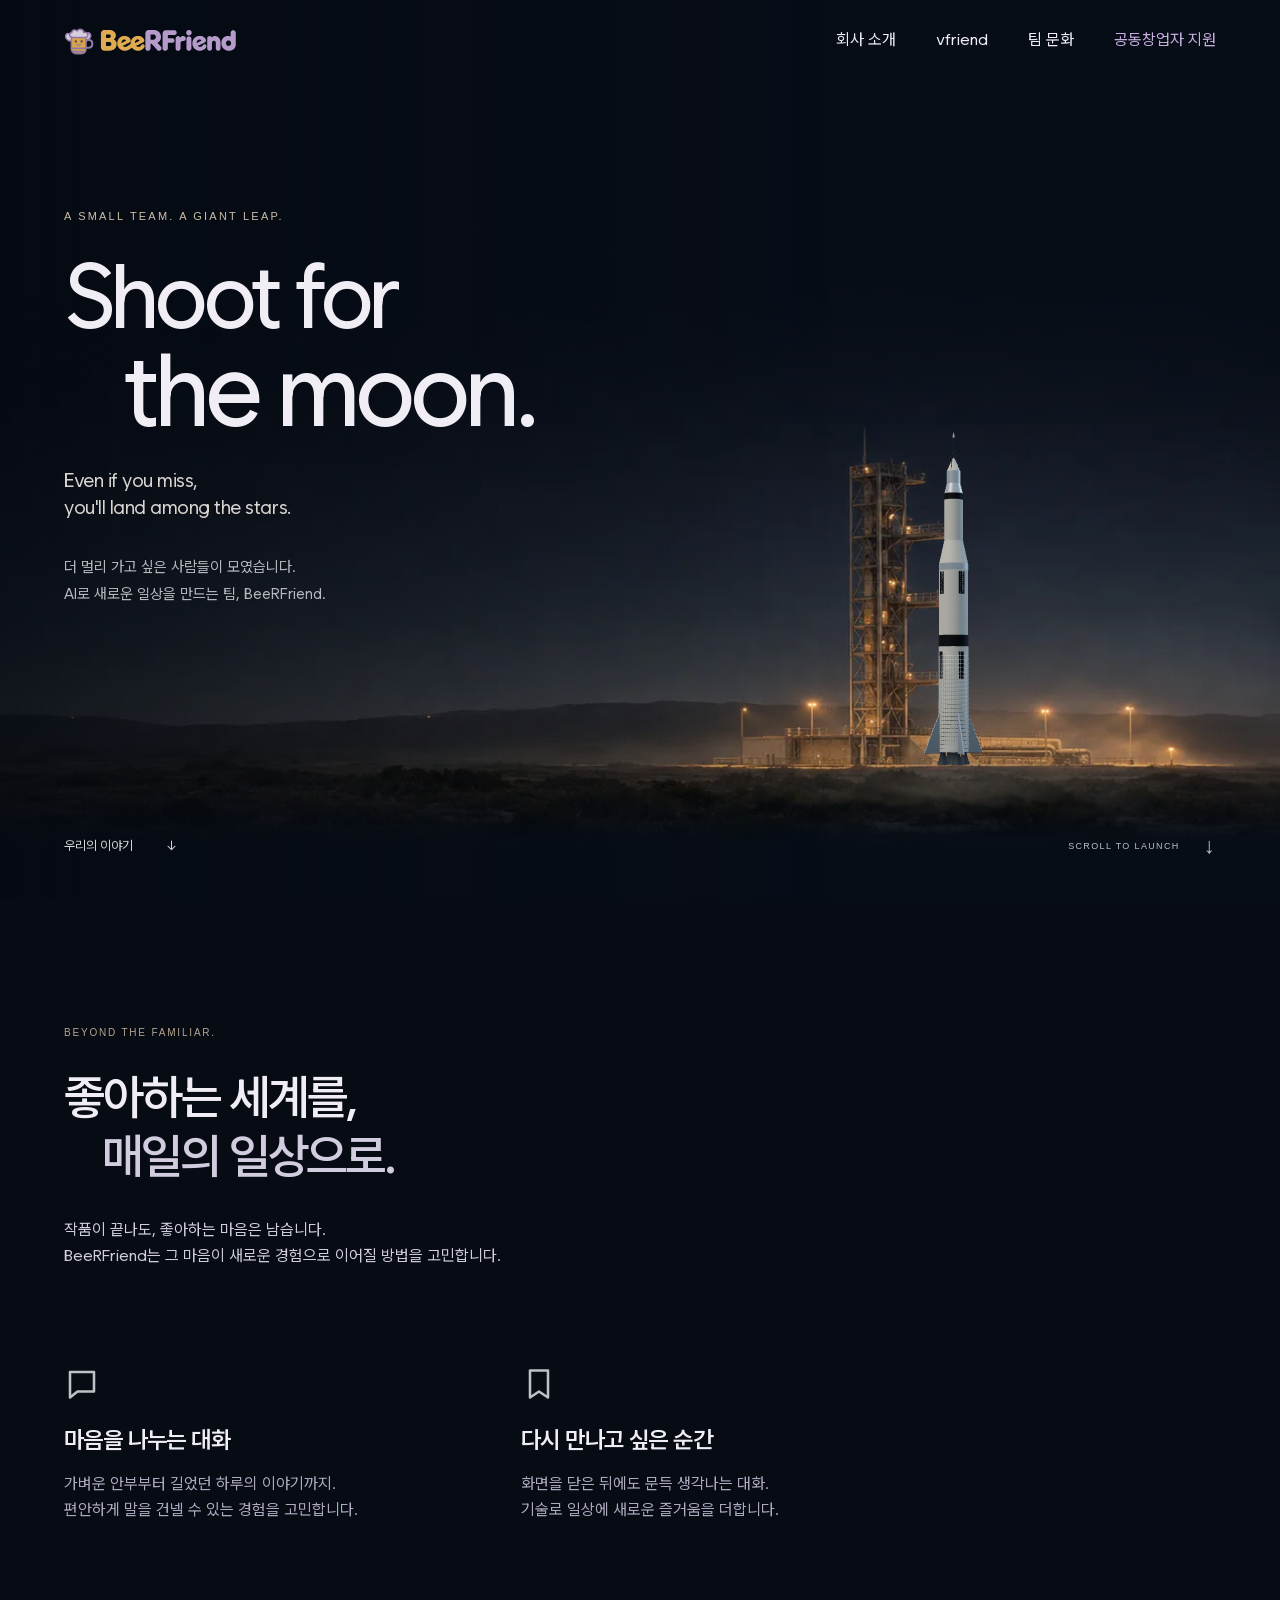
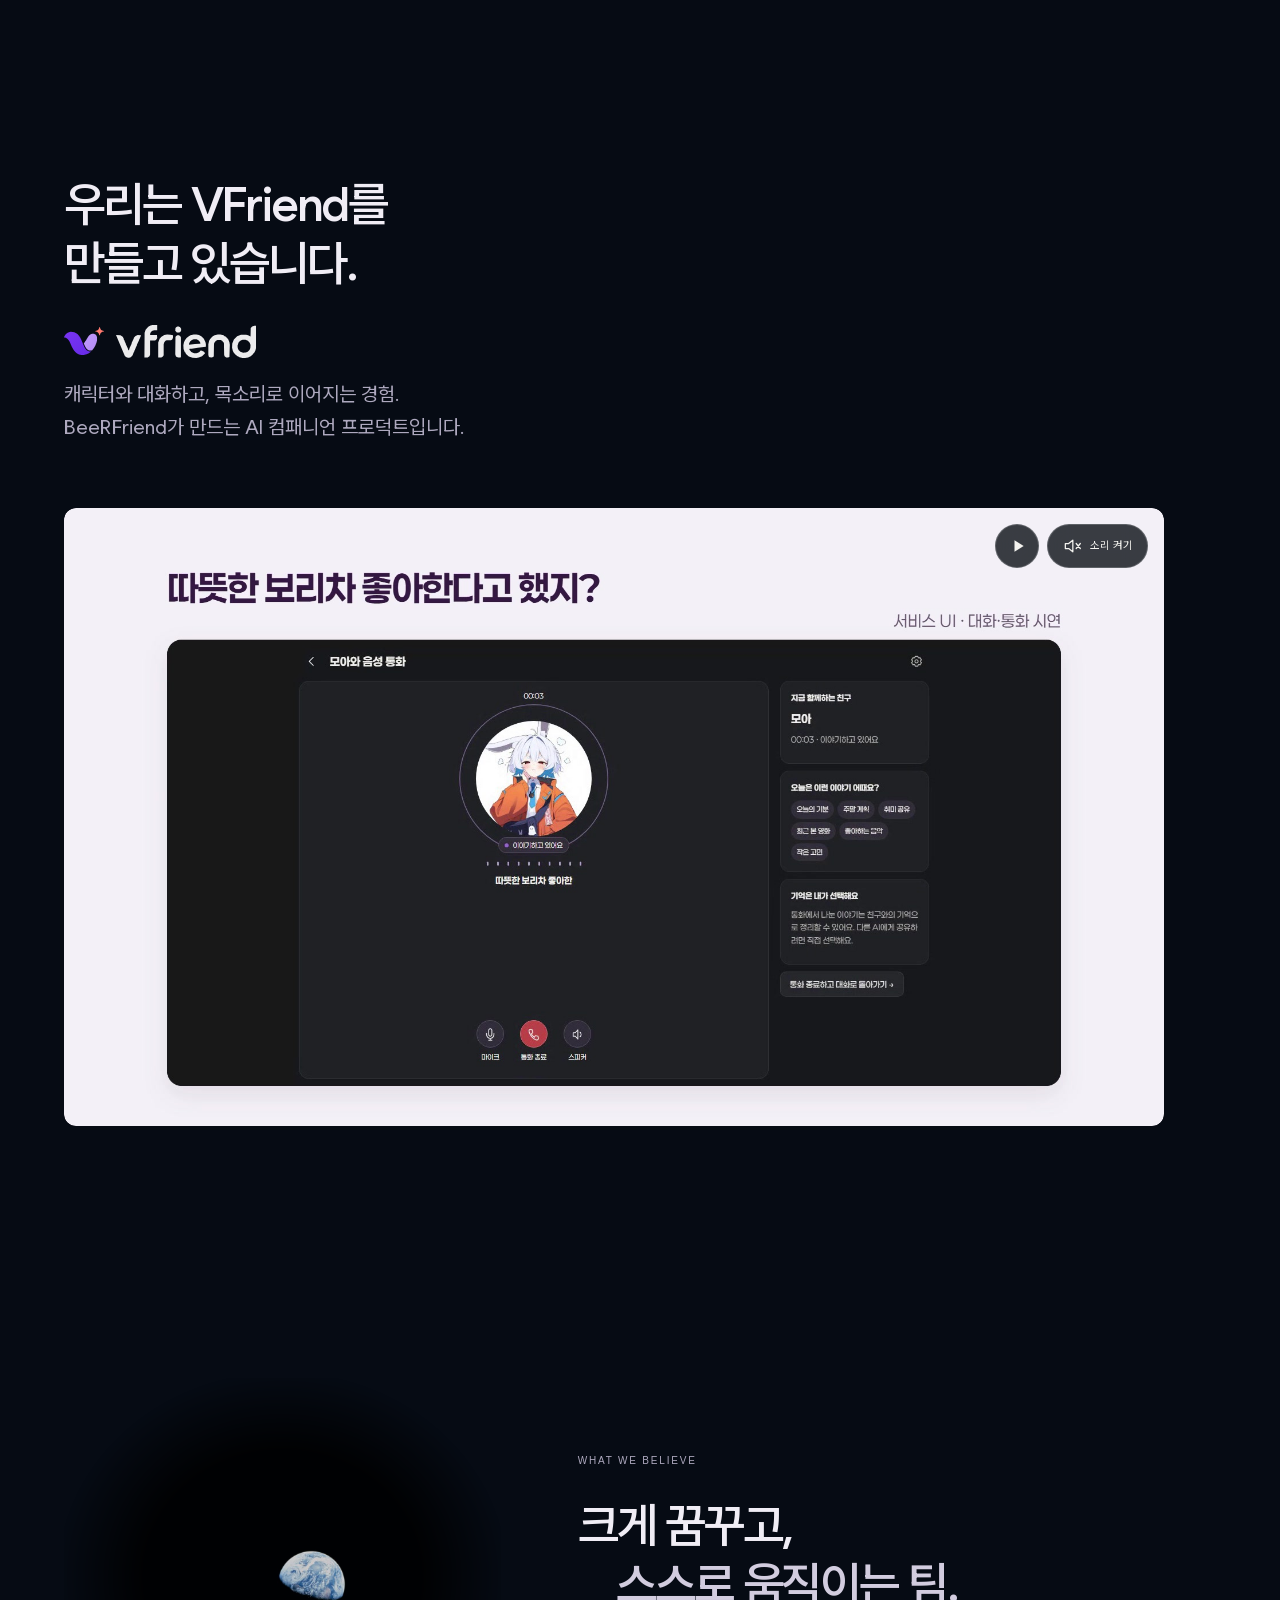
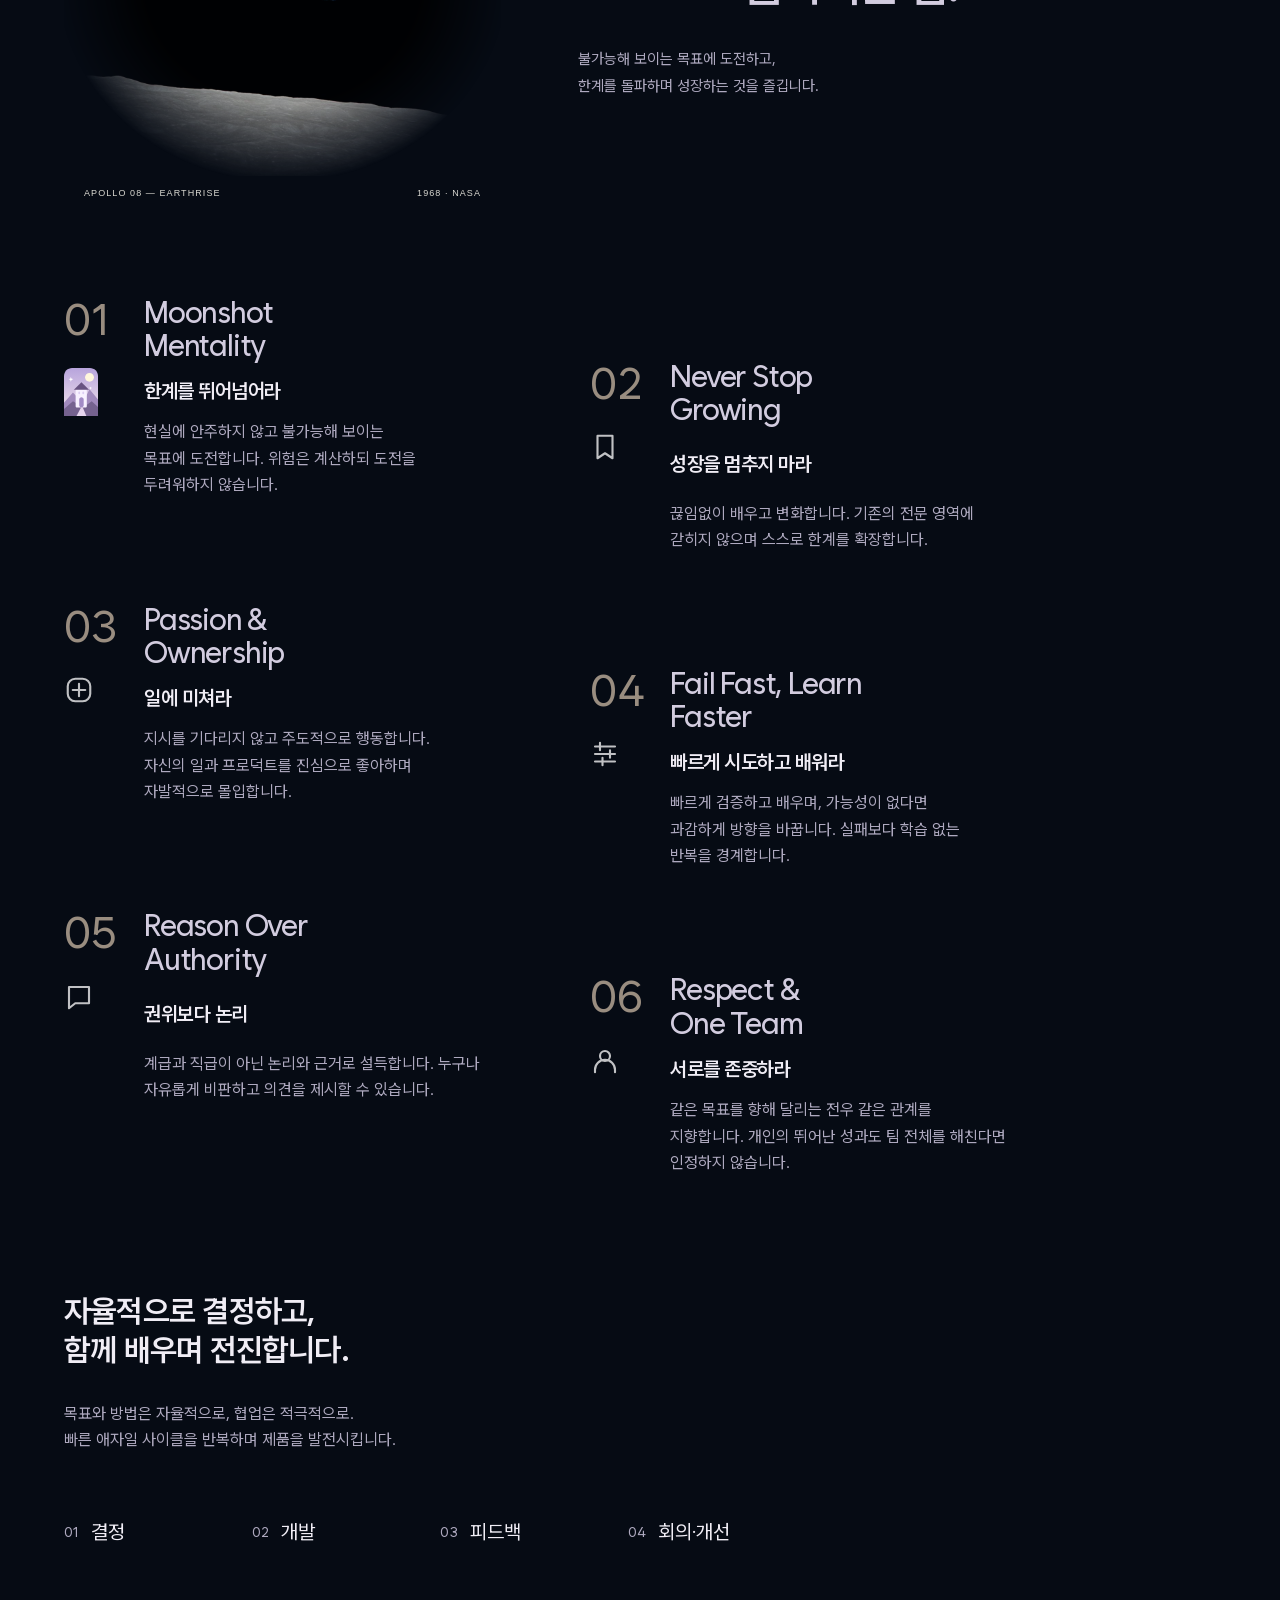
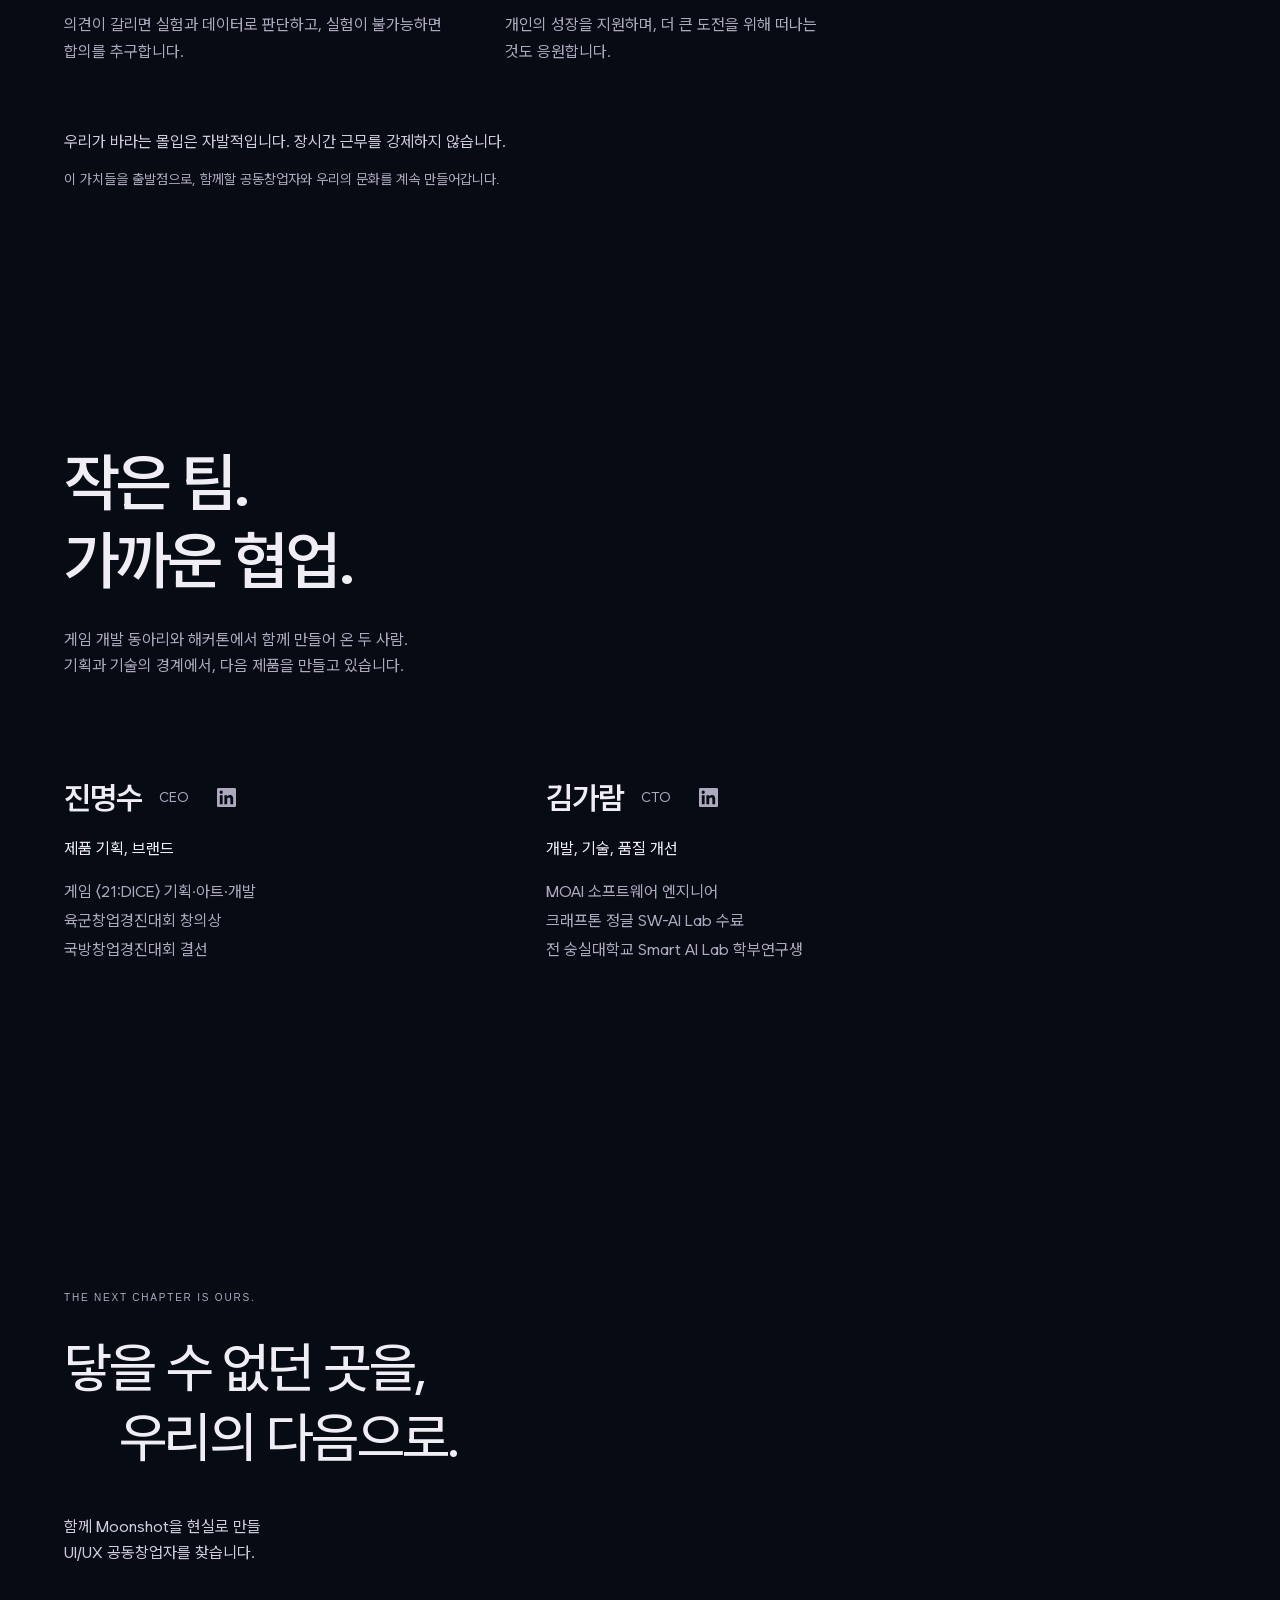
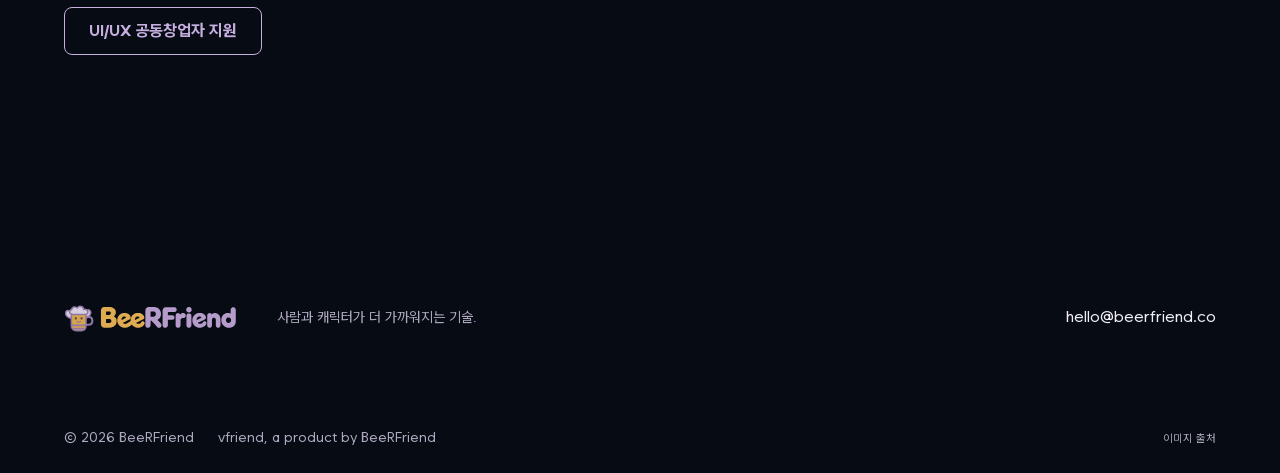
<file: index.html>
<!doctype html>
<html lang="ko">
<head>
  <meta charset="utf-8">
  <meta name="viewport" content="width=device-width,initial-scale=1">
  <meta name="theme-color" content="#090b14">
  <meta name="description" content="함께 Moonshot을 현실로 만들 UI/UX 공동창업자를 찾습니다. BeeRFriend는 AI와 디자인으로 새로운 대화 경험을 만듭니다.">
  <meta property="og:title" content="BeeRFriend">
  <meta property="og:description" content="Shoot for the moon. Even if you miss, you'll land among the stars. 함께 Moonshot을 현실로 만들 공동창업자를 찾습니다.">
  <meta property="og:type" content="website">
  <title>BeeRFriend</title>
  <link rel="icon" href="assets/beerfriend-mark.png" type="image/png">
  <link rel="preload" href="assets/fonts/WantedSans-page.woff2" as="font" type="font/woff2" crossorigin>
  <link rel="stylesheet" href="styles.css?v=20261112-moon">
  <link rel="stylesheet" href="journey.css?v=20261112-moon">
  <link rel="stylesheet" href="continuous.css?v=20261112-moon">
  <script src="flight-page.js?v=20261112-moon" defer></script>
  <script src="app.js?v=20261112-moon" defer></script>
  <script type="module" src="journey.js?v=20261112-moon"></script>
</head>
<body class="continuous-flight">
  <div class="flight-world" aria-hidden="true">
        <div class="flight-fallback" aria-hidden="true"><img src="assets/launch-vehicle.webp" alt="" width="1024" height="1536"></div>
        <canvas id="flight-scene" aria-hidden="true"></canvas>
        <div class="flight-shade" aria-hidden="true"></div>
  </div>
  <a class="skip-link" href="#main">본문으로 바로가기</a>
  <header class="site-header"><div class="nav-shell wrap">
  <a class="company-logo" href="#top" aria-label="BeeRFriend 회사 홈페이지 처음으로"><img src="assets/beerfriend-dark.svg" alt="BeeRFriend" width="178" height="57" fetchpriority="high"></a>
  <nav class="desktop-nav" aria-label="주 메뉴"><a href="#company">회사 소개</a><a href="#product">vfriend</a><a href="#culture">팀 문화</a><a class="nav-careers" href="apply.html">공동창업자 지원</a></nav>
  <button class="menu-toggle" type="button" aria-controls="mobile-nav" aria-expanded="false" aria-label="메뉴 열기"><span></span><span></span></button>
  </div><nav id="mobile-nav" aria-label="모바일 메뉴" hidden><a href="#company">회사 소개</a><a href="#product">vfriend</a><a href="#culture">팀 문화</a><a href="apply.html">공동창업자 지원</a></nav></header>

  <main id="main">
    <section class="journey" id="top" aria-labelledby="hero-title">
      <div class="journey-stage">

        <div class="flight-copy wrap">
          <div class="flight-panel flight-opening" data-flight-panel="0">
            <p class="flight-eyebrow" lang="en">A SMALL TEAM. A GIANT LEAP.</p>
            <h1 id="hero-title" lang="en"><span>Shoot for</span> <span>the moon.</span></h1>
            <p class="quote-continuation" lang="en">Even if you miss,<br> you'll land among the stars.</p>
            <p class="flight-intro">더 멀리 가고 싶은 사람들이 모였습니다.<br> AI로 새로운 일상을 만드는 팀, BeeRFriend.</p>
          </div>
        </div>
        <div class="flight-footer wrap">
          <a class="flight-skip" href="#company">우리의 이야기 <span aria-hidden="true">↓</span></a>
          <span class="flight-scroll" aria-hidden="true">SCROLL TO LAUNCH <i>↓</i></span>
        </div>
        <noscript><p class="flight-nojs">BeeRFriend와 함께할 UI/UX 공동창업자를 찾습니다. <a href="apply.html">지원 안내 보기 ↗</a></p></noscript>
      </div>
    </section>


    <section class="company-section wrap" id="company" aria-labelledby="company-title">
      <p class="section-eyebrow" lang="en">BEYOND THE FAMILIAR.</p>
      <div class="company-intro"><h2 class="offset-heading" id="company-title"><span>좋아하는 세계를,</span> <span>매일의 일상으로.</span></h2><p>작품이 끝나도, 좋아하는 마음은 남습니다.<br> BeeRFriend는 그 마음이 새로운 경험으로 이어질 방법을 고민합니다.</p></div>
      <div class="company-principles"><div><img class="principle-icon" src="assets/icons/chat.svg" alt="" width="40" height="40"><h3>마음을 나누는 대화</h3><p>가벼운 안부부터 길었던 하루의 이야기까지.<br> 편안하게 말을 건넬 수 있는 경험을 고민합니다.</p></div><div><img class="principle-icon" src="assets/icons/memory.svg" alt="" width="40" height="40"><h3>다시 만나고 싶은 순간</h3><p>화면을 닫은 뒤에도 문득 생각나는 대화.<br> 기술로 일상에 새로운 즐거움을 더합니다.</p></div></div>
    </section>

    <section class="product-section" id="product" aria-labelledby="product-title">
      <div class="wrap">
        <div class="product-intro"><h2 id="product-title">우리는 VFriend를<br> 만들고 있습니다.</h2><div class="product-intro-copy"><div class="product-brand"><img class="product-mark" src="assets/vfriend-mark.svg" alt="" width="40" height="40"><img class="product-wordmark" src="assets/vfriend.svg" alt="vfriend" width="140" height="34"></div><p>캐릭터와 대화하고, 목소리로 이어지는 경험.<br> BeeRFriend가 만드는 AI 컴패니언 프로덕트입니다.</p></div></div>
        <figure class="product-film" aria-label="VFriend 소개 영상">
          <div class="film-player">
            <video id="product-video" controls muted playsinline preload="none" poster="assets/demo-poster.jpg" aria-label="모아와의 대화와 음성 통화 시연"><source src="assets/vfriend-demo.mp4" type="video/mp4"><track kind="captions" src="assets/demo.ko.vtt" srclang="ko" label="한국어">이 브라우저에서는 영상을 재생할 수 없습니다.</video>
            <div class="film-controls" hidden>
              <button class="film-toggle" type="button" aria-label="영상 재생"><svg class="film-play-icon" viewBox="0 0 24 24" aria-hidden="true"><path d="m9 5 11 7-11 7Z"/></svg><svg class="film-pause-icon" viewBox="0 0 24 24" aria-hidden="true"><path d="M8 5v14M16 5v14"/></svg></button>
              <button class="film-sound" type="button" aria-label="영상 소리 켜기" aria-pressed="false"><svg viewBox="0 0 24 24" aria-hidden="true"><path d="M4 9h4l5-4v14l-5-4H4Z"/><path class="sound-wave" d="M17 8a7 7 0 0 1 0 8m3-11a11 11 0 0 1 0 14"/><path class="sound-muted" d="m17 9 5 6m0-6-5 6"/></svg><span>소리 켜기</span></button>
            </div>
          </div>
        </figure>
      </div>
    </section>

    <section class="culture-section wrap" id="culture" aria-labelledby="culture-title">
      <div class="culture-heading">
        <figure class="culture-photo"><img src="assets/earthrise.jpg" alt="달의 지평선 너머로 떠오른 지구, 아폴로 8호가 촬영한 Earthrise" width="1280" height="1280" loading="lazy"><figcaption><span>APOLLO 08 — EARTHRISE</span><span>1968 · NASA</span></figcaption></figure>
        <div class="culture-heading-copy"><p class="section-eyebrow" lang="en">WHAT WE BELIEVE</p><h2 class="offset-heading" id="culture-title"><span>크게 꿈꾸고,</span> <span>스스로 움직이는 팀.</span></h2><p>불가능해 보이는 목표에 도전하고,<br> 한계를 돌파하며 성장하는 것을 즐깁니다.</p></div>
      </div>
      <div class="culture-values">
        <article><span class="value-emblem" aria-hidden="true"><span class="value-number">01</span><img src="assets/icons/world.svg" alt="" width="32" height="32" loading="lazy"></span><p class="value-name" lang="en">Moonshot Mentality</p><h3>한계를 뛰어넘어라</h3><p>현실에 안주하지 않고 불가능해 보이는 목표에 도전합니다. 위험은 계산하되 도전을 두려워하지 않습니다.</p></article>
        <article><span class="value-emblem" aria-hidden="true"><span class="value-number">02</span><img src="assets/icons/memory.svg" alt="" width="32" height="32" loading="lazy"></span><p class="value-name" lang="en">Never Stop Growing</p><h3>성장을 멈추지 마라</h3><p>끊임없이 배우고 변화합니다. 기존의 전문 영역에 갇히지 않으며 스스로 한계를 확장합니다.</p></article>
        <article><span class="value-emblem" aria-hidden="true"><span class="value-number">03</span><img src="assets/icons/create.svg" alt="" width="32" height="32" loading="lazy"></span><p class="value-name" lang="en">Passion &amp; Ownership</p><h3>일에 미쳐라</h3><p>지시를 기다리지 않고 주도적으로 행동합니다. 자신의 일과 프로덕트를 진심으로 좋아하며 자발적으로 몰입합니다.</p></article>
        <article><span class="value-emblem" aria-hidden="true"><span class="value-number">04</span><img src="assets/icons/sliders.svg" alt="" width="32" height="32" loading="lazy"></span><p class="value-name" lang="en">Fail Fast, Learn Faster</p><h3>빠르게 시도하고 배워라</h3><p>빠르게 검증하고 배우며, 가능성이 없다면 과감하게 방향을 바꿉니다. 실패보다 학습 없는 반복을 경계합니다.</p></article>
        <article><span class="value-emblem" aria-hidden="true"><span class="value-number">05</span><img src="assets/icons/chat.svg" alt="" width="32" height="32" loading="lazy"></span><p class="value-name" lang="en">Reason Over Authority</p><h3>권위보다 논리</h3><p>계급과 직급이 아닌 논리와 근거로 설득합니다. 누구나 자유롭게 비판하고 의견을 제시할 수 있습니다.</p></article>
        <article><span class="value-emblem" aria-hidden="true"><span class="value-number">06</span><img src="assets/icons/account.svg" alt="" width="32" height="32" loading="lazy"></span><p class="value-name" lang="en">Respect &amp; One Team</p><h3>서로를 존중하라</h3><p>같은 목표를 향해 달리는 전우 같은 관계를 지향합니다. 개인의 뛰어난 성과도 팀 전체를 해친다면 인정하지 않습니다.</p></article>
      </div>
      <div class="working-style"><div class="working-heading"><h3>자율적으로 결정하고,<br> 함께 배우며 전진합니다.</h3><p>목표와 방법은 자율적으로, 협업은 적극적으로.<br> 빠른 애자일 사이클을 반복하며 제품을 발전시킵니다.</p></div><ol class="working-cycle" aria-label="반복하는 업무 과정"><li>결정</li><li>개발</li><li>피드백</li><li>회의·개선</li></ol><div class="working-notes"><p>의견이 갈리면 실험과 데이터로 판단하고, 실험이 불가능하면 합의를 추구합니다.</p><p>개인의 성장을 지원하며, 더 큰 도전을 위해 떠나는 것도 응원합니다.</p></div><p class="culture-boundary">우리가 바라는 몰입은 자발적입니다. 장시간 근무를 강제하지 않습니다.</p><p class="culture-evolution">이 가치들을 출발점으로, 함께할 공동창업자와 우리의 문화를 계속 만들어갑니다.</p></div>
    </section>

    <section class="team-section" id="team" aria-labelledby="team-title"><div class="wrap">
      <div class="team-heading"><h2 id="team-title">작은 팀.<br> 가까운 협업.</h2><p>게임 개발 동아리와 해커톤에서 함께 만들어 온 두 사람.<br> 기획과 기술의 경계에서, 다음 제품을 만들고 있습니다.</p></div>
      <div class="team-people">
        <article><div class="person-heading"><h3>진명수</h3><span>CEO</span><a class="person-link" href="https://www.linkedin.com/in/%EB%AA%85%EC%88%98-%EC%A7%84-718b62438/" target="_blank" rel="noopener noreferrer" aria-label="진명수 LinkedIn 프로필"><span class="icon linkedin" aria-hidden="true"></span></a></div><p class="person-field">제품 기획, 브랜드</p><ul><li>게임 〈21:DICE〉 기획·아트·개발</li><li>육군창업경진대회 창의상</li><li>국방창업경진대회 결선</li></ul></article>
        <article><div class="person-heading"><h3>김가람</h3><span>CTO</span><a class="person-link" href="https://www.linkedin.com/in/kimgalam0831/" target="_blank" rel="noopener noreferrer" aria-label="김가람 LinkedIn 프로필"><span class="icon linkedin" aria-hidden="true"></span></a></div><p class="person-field">개발, 기술, 품질 개선</p><ul><li>MOAI 소프트웨어 엔지니어</li><li>크래프톤 정글 SW-AI Lab 수료</li><li>전 숭실대학교 Smart AI Lab 학부연구생</li></ul></article>
      </div>
    </div></section>

    <section class="careers-section invitation-section wrap" id="careers" aria-labelledby="careers-title">
      <div class="careers-heading"><p class="section-eyebrow" lang="en">THE NEXT CHAPTER IS OURS.</p><h2 id="careers-title">닿을 수 없던 곳을,<br><span>우리의 다음으로.</span></h2><p>함께 Moonshot을 현실로 만들<br> UI/UX 공동창업자를 찾습니다.</p></div>
      <a class="button secondary" href="apply.html">UI/UX 공동창업자 지원</a>
    </section>
  </main>

  <footer class="site-footer"><div class="wrap"><div class="footer-main"><a class="company-logo" href="#top" aria-label="BeeRFriend 회사 홈페이지 처음으로"><img src="assets/beerfriend-dark.svg" alt="BeeRFriend" width="178" height="57" loading="lazy"></a><p>사람과 캐릭터가 더 가까워지는 기술.</p><a href="mailto:hello@beerfriend.co">hello@beerfriend.co</a></div><div class="footer-bottom"><span>© <span id="current-year">2026</span> BeeRFriend</span><span>vfriend, a product by BeeRFriend</span><a class="asset-credits" href="credits.html">이미지 출처</a></div></div></footer>


</body>
</html>
</file>
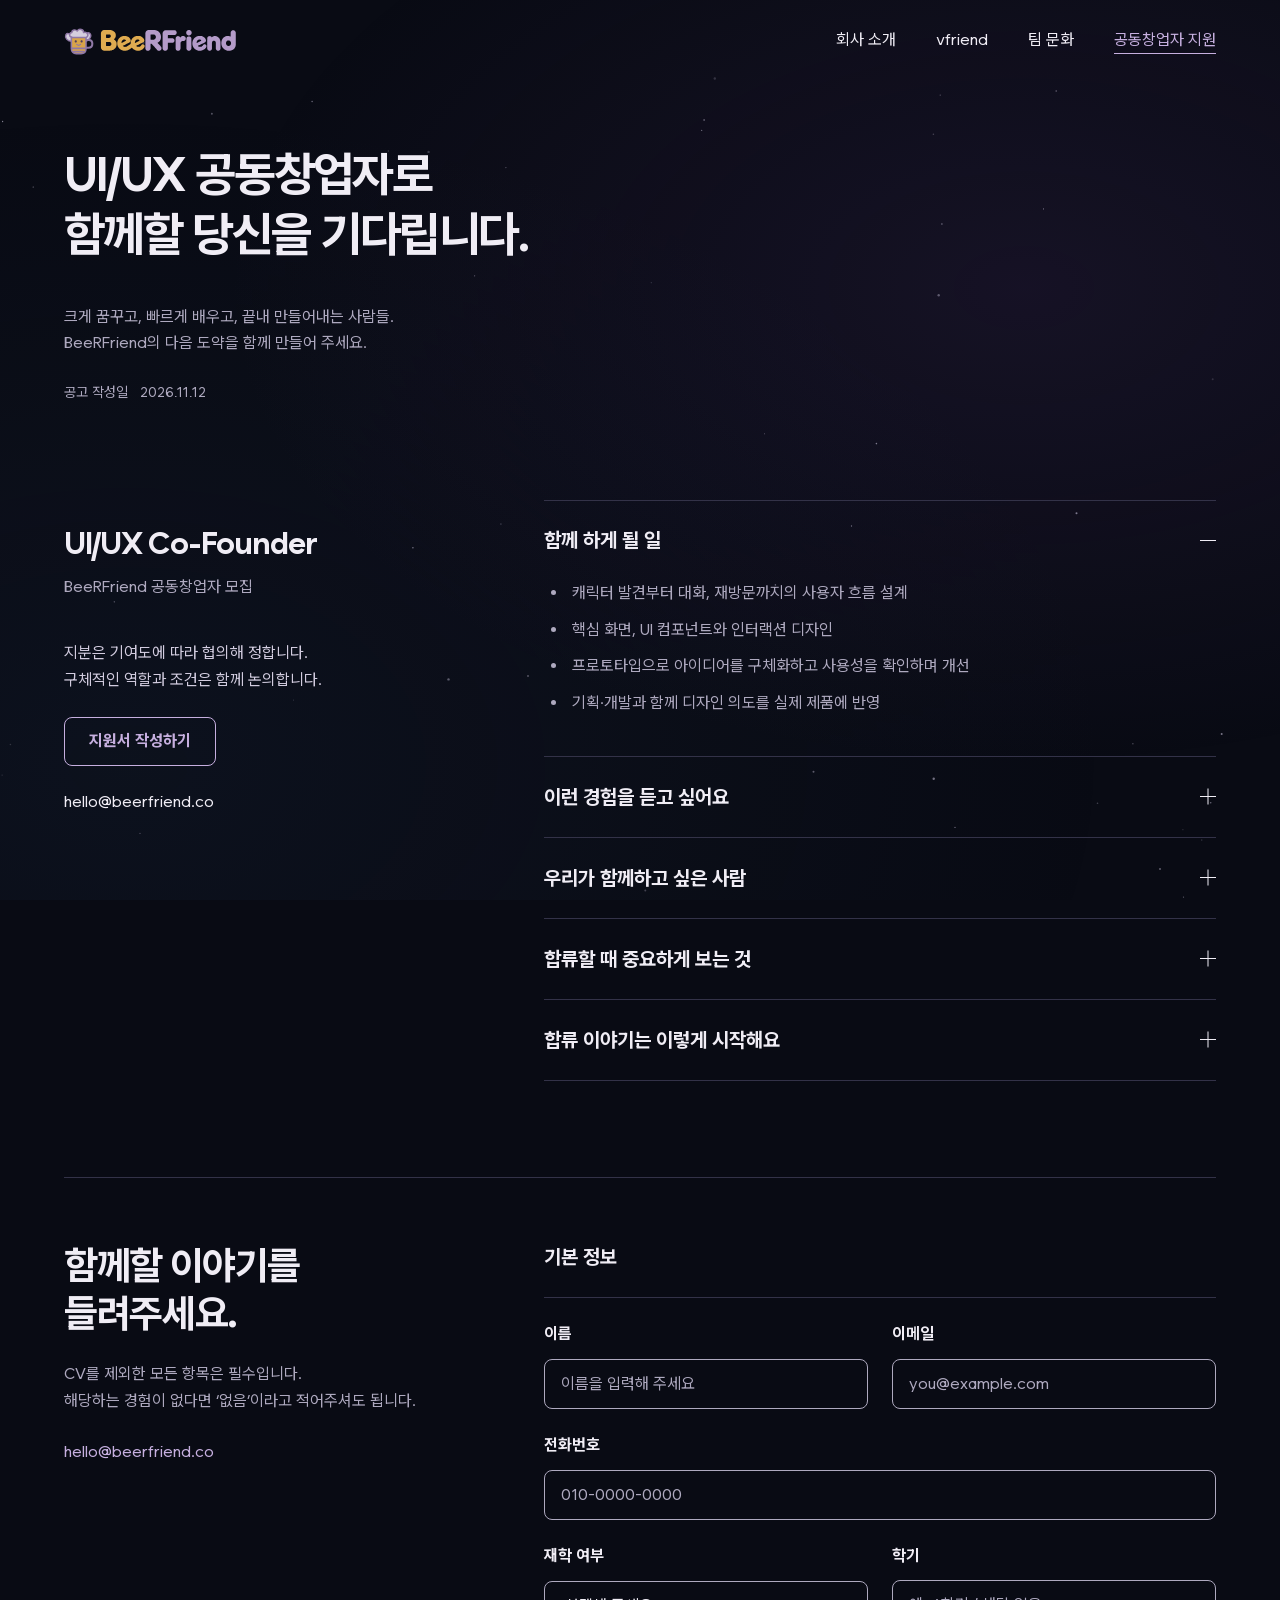
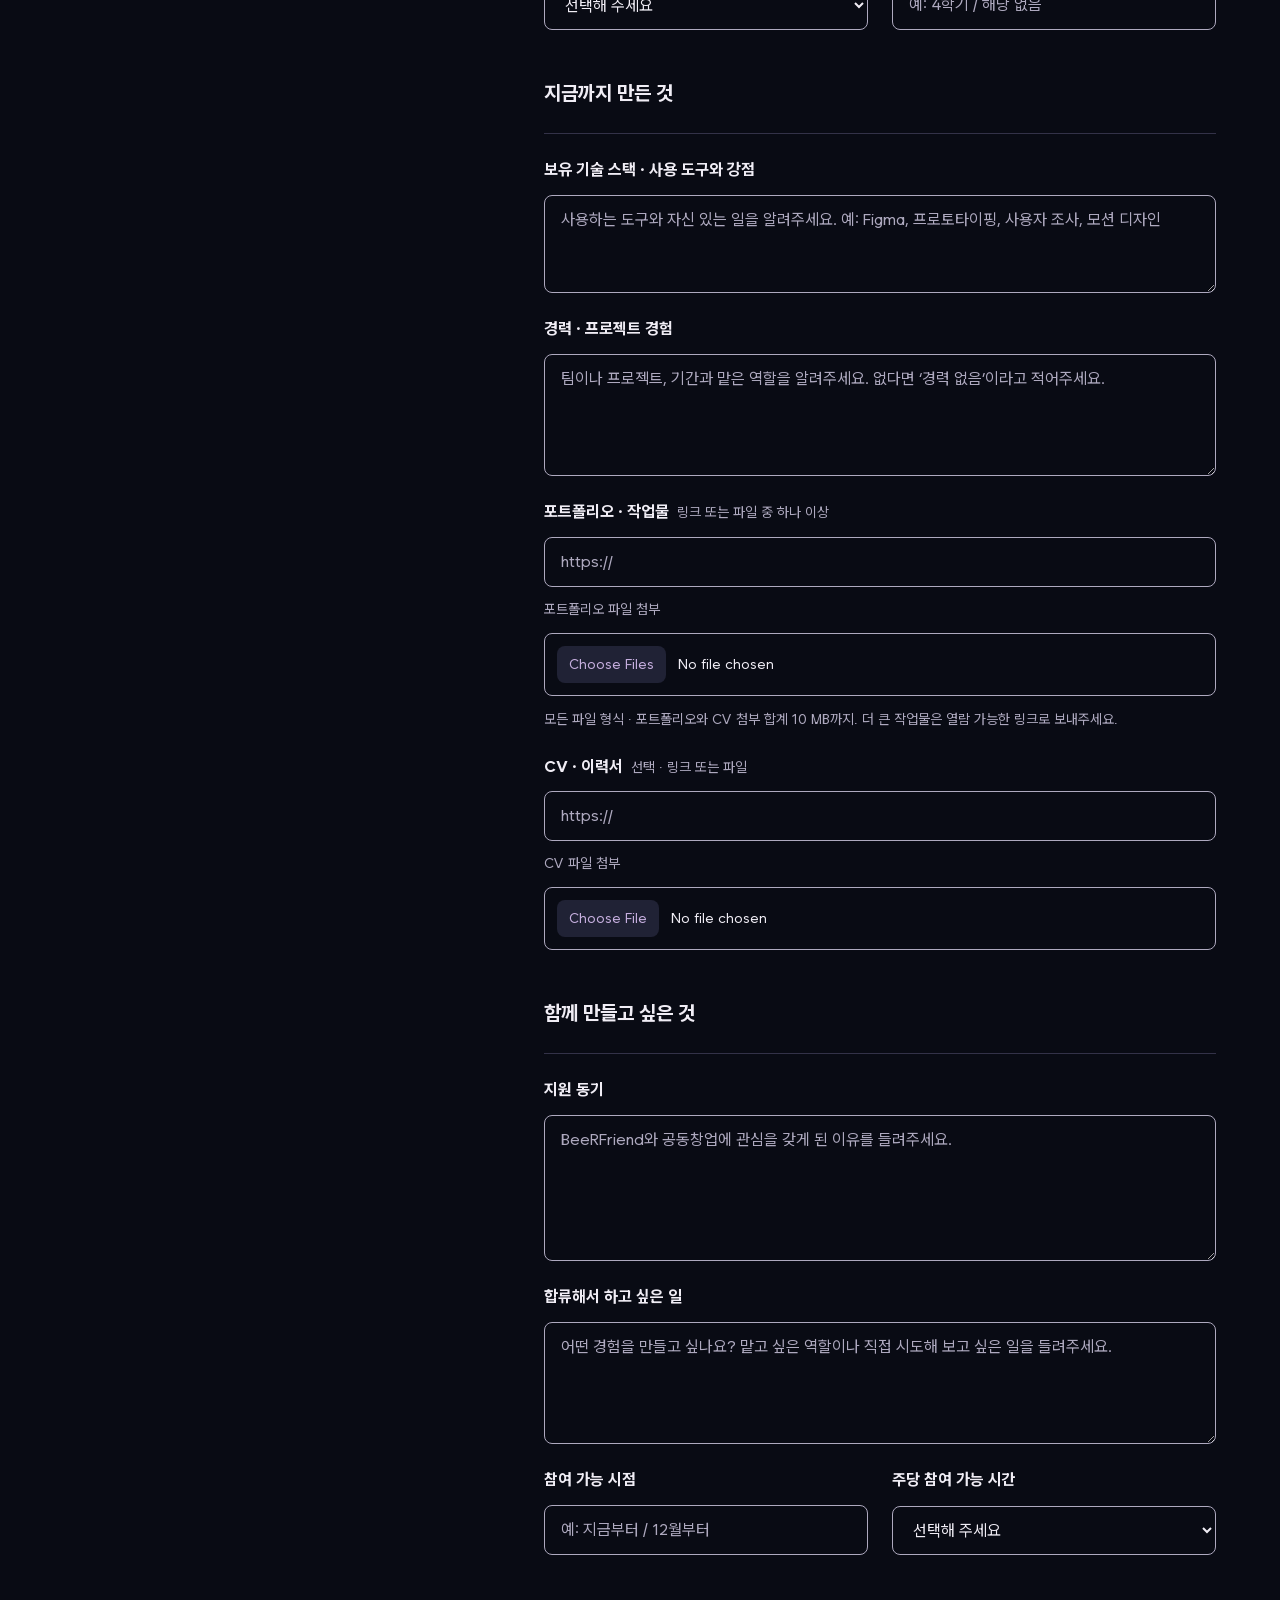
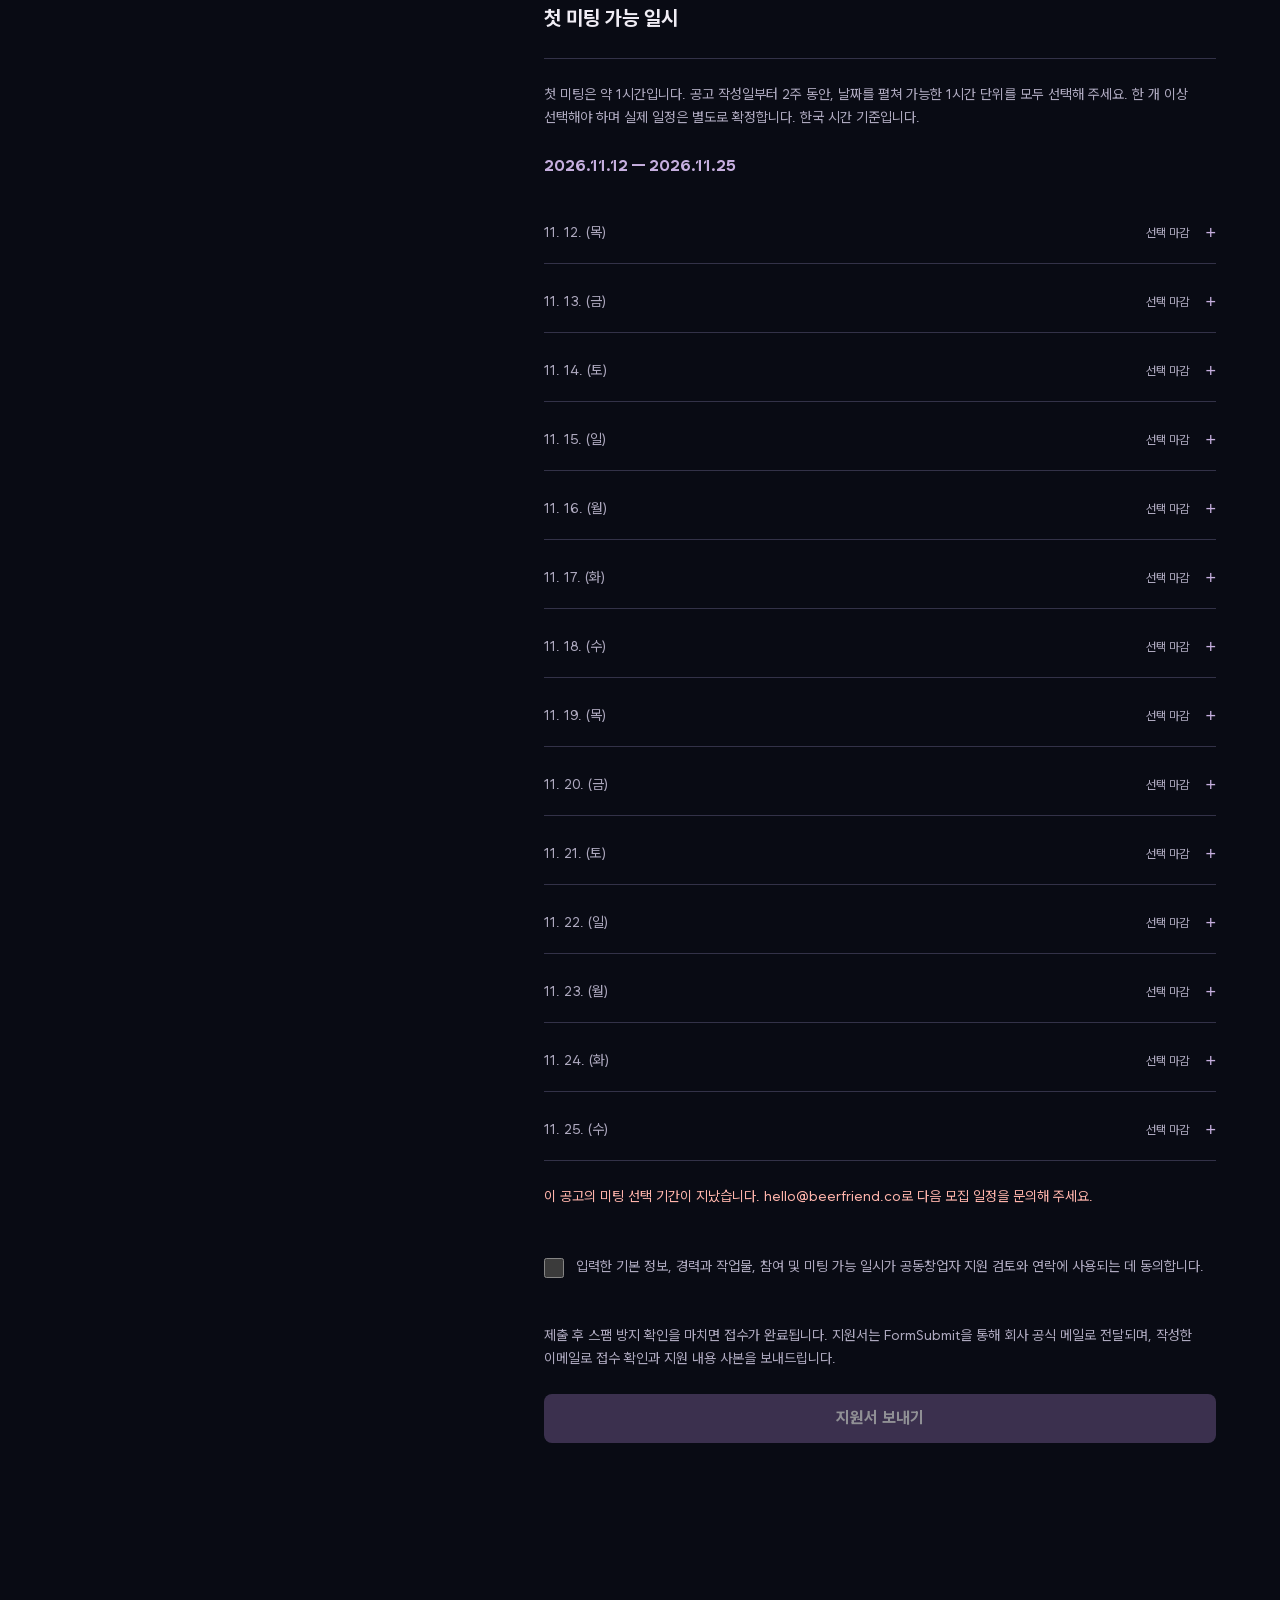
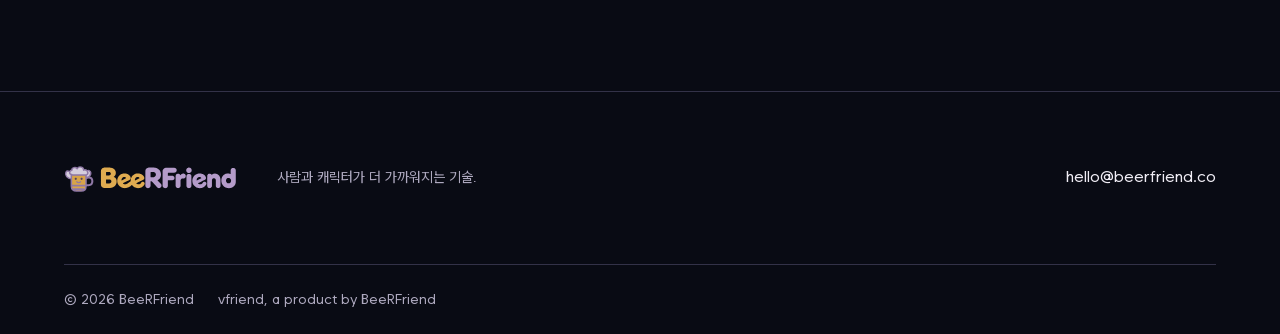
<file: apply.html>
<!doctype html>
<html lang="ko">
<head>
  <meta charset="utf-8">
  <meta name="viewport" content="width=device-width,initial-scale=1">
  <meta name="theme-color" content="#090b14">
  <meta name="description" content="함께 Moonshot을 현실로 만들 UI/UX 공동창업자를 찾습니다. BeeRFriend는 AI와 디자인으로 새로운 대화 경험을 만듭니다.">
  <meta property="og:title" content="BeeRFriend — UI/UX 공동창업자 모집">
  <meta property="og:description" content="Shoot for the moon. Even if you miss, you'll land among the stars. 함께 Moonshot을 현실로 만들 공동창업자를 찾습니다.">
  <meta property="og:type" content="website">
  <title>공동창업자 지원 | BeeRFriend</title>
  <link rel="icon" href="assets/beerfriend-mark.png" type="image/png">
  <link rel="preload" href="assets/fonts/WantedSans-page.woff2" as="font" type="font/woff2" crossorigin>
  <link rel="stylesheet" href="styles.css?v=20261112-moon">
  <script src="app.js?v=20261112-moon" defer></script>
  <script src="apply.js" defer></script>
</head>
<body class="apply-page">
  <a class="skip-link" href="#main">본문으로 바로가기</a>
  <header class="site-header"><div class="nav-shell wrap">
  <a class="company-logo" href="./" aria-label="BeeRFriend 회사 홈페이지 처음으로"><img src="assets/beerfriend-dark.svg" alt="BeeRFriend" width="178" height="57" fetchpriority="high"></a>
  <nav class="desktop-nav" aria-label="주 메뉴"><a href="./#company">회사 소개</a><a href="./#product">vfriend</a><a href="./#culture">팀 문화</a><a class="nav-careers" href="apply.html" aria-current="page">공동창업자 지원</a></nav>
  <button class="menu-toggle" type="button" aria-controls="mobile-nav" aria-expanded="false" aria-label="메뉴 열기"><span></span><span></span></button>
  </div><nav id="mobile-nav" aria-label="모바일 메뉴" hidden><a href="./#company">회사 소개</a><a href="./#product">vfriend</a><a href="./#culture">팀 문화</a><a href="apply.html" aria-current="page">공동창업자 지원</a></nav></header>

  <main id="main">
    <section class="careers-section wrap" id="careers" aria-labelledby="careers-title">
      <div class="careers-heading"><h1 id="careers-title">UI/UX 공동창업자로<br> 함께할 당신을 기다립니다.</h1><p>크게 꿈꾸고, 빠르게 배우고, 끝내 만들어내는 사람들.<br> BeeRFriend의 다음 도약을 함께 만들어 주세요.</p><p class="opening-date">공고 작성일 <time id="opening-date" datetime="2026-11-12">2026.11.12</time></p></div>
      <div class="careers-grid"><aside class="apply-card" aria-label="UI/UX 공동창업자 지원 안내"><h3>UI/UX Co-Founder</h3><p>BeeRFriend 공동창업자 모집</p><p class="apply-note">지분은 기여도에 따라 협의해 정합니다.<br> 구체적인 역할과 조건은 함께 논의합니다.</p><a class="button secondary" href="#application">지원서 작성하기</a><a class="email-direct" href="mailto:hello@beerfriend.co">hello@beerfriend.co</a></aside>
      <div class="role-details">
        <details open><summary><span>함께 하게 될 일</span><span class="accordion-icon" aria-hidden="true"></span></summary><div><ul><li>캐릭터 발견부터 대화, 재방문까지의 사용자 흐름 설계</li><li>핵심 화면, UI 컴포넌트와 인터랙션 디자인</li><li>프로토타입으로 아이디어를 구체화하고 사용성을 확인하며 개선</li><li>기획·개발과 함께 디자인 의도를 실제 제품에 반영</li></ul></div></details>
        <details><summary><span>이런 경험을 듣고 싶어요</span><span class="accordion-icon" aria-hidden="true"></span></summary><div><ul><li>직접 참여한 UI/UX 프로젝트와 그 안에서 맡았던 역할</li><li>사용자 문제를 정의하고 디자인으로 해결해 본 과정</li><li>선택한 디자인의 이유를 설명하고 함께 조율한 경험</li></ul><p>완성된 결과와 함께, 그 결과에 도달하기까지의 고민을 보여주세요.</p></div></details>
        <details><summary><span>우리가 함께하고 싶은 사람</span><span class="accordion-icon" aria-hidden="true"></span></summary><div class="culture-fit"><div><h4>함께 성장하는 태도</h4><ul><li>성장과 변화를 즐기는 사람</li><li>일과 제품에 열정적인 사람</li><li>스스로 문제를 발견하고 행동하는 사람</li><li>실험과 비판을 환영하는 사람</li><li>실력과 성과로 증명하는 사람</li></ul></div><div><h4>함께 일하기 어려운 태도</h4><ul><li>변화와 성장을 거부하는 태도</li><li>주어진 업무만 하려는 태도</li><li>열정과 도전 의지가 없는 태도</li><li>근거보다 권위를 내세우는 태도</li><li>성과를 위해 동료를 희생시키는 태도</li></ul></div></div></details>
        <details><summary><span>합류할 때 중요하게 보는 것</span><span class="accordion-icon" aria-hidden="true"></span></summary><div><ol class="fit-priorities"><li>주도적인 몰입과 책임감</li><li>성장과 새로운 도전</li><li>실질적인 성과와 임팩트</li><li>팀 기여와 동료 성장</li></ol><p>이 순위는 선호 순위이며, 중요도의 절대적인 차이를 뜻하지 않습니다. 성과는 매우 중요하며, 팀워크를 해치는 행동은 성과와 관계없이 허용하지 않습니다.</p></div></details>
        <details><summary><span>합류 이야기는 이렇게 시작해요</span><span class="accordion-icon" aria-hidden="true"></span></summary><div><p>아래 지원서에 작업물과 지원 동기, 함께할 수 있는 시간을 남겨주세요. 약 1시간의 첫 미팅에서 서로의 생각과 기대하는 역할을 나눕니다.</p><p>공동창업자로 함께할 방식과 기여도를 이야기하고, 이를 바탕으로 지분과 구체적인 조건을 협의합니다.</p></div></details>
      </div></div>
      <div class="application" id="application" aria-labelledby="apply-title">
        <div class="application-heading"><h3 id="apply-title">함께할 이야기를<br> 들려주세요.</h3><p>CV를 제외한 모든 항목은 필수입니다.<br> 해당하는 경험이 없다면 ‘없음’이라고 적어주셔도 됩니다.</p><a href="mailto:hello@beerfriend.co">hello@beerfriend.co</a></div>
        <form id="apply-form" action="https://formsubmit.co/hello@beerfriend.co" method="POST" enctype="multipart/form-data">
          <input type="hidden" name="_subject" value="[BeeRFriend] UI/UX 공동창업자 지원"><input type="hidden" name="_template" value="table"><input type="hidden" name="모집 역할" value="UI/UX Co-Founder">
          <input type="hidden" name="_next" value="https://beerfriend.co/thanks.html">
          <input type="hidden" name="_autoresponse" value="안녕하세요. BeeRFriend UI/UX 공동창업자 모집에 지원해 주셔서 감사합니다. 보내주신 작업과 이야기는 팀에서 꼼꼼히 살펴보겠습니다. 아래에 제출하신 지원 내용의 사본을 함께 전달드립니다. 첫 미팅은 약 1시간이며, 남겨주신 가능 시간을 바탕으로 일정을 별도 연락드리겠습니다. 내용을 보완하거나 문의하실 사항이 있으면 hello@beerfriend.co로 연락해 주세요. 감사합니다. BeeRFriend 팀 드림">
          <div class="form-honey" aria-hidden="true"><label for="company-website">이 항목은 비워 주세요</label><input id="company-website" name="_honey" type="text" tabindex="-1" autocomplete="off"></div>
          <fieldset class="application-group"><legend>기본 정보</legend>
            <div class="form-row"><div class="form-field"><label for="applicant-name">이름</label><input id="applicant-name" name="name" autocomplete="name" required maxlength="60" placeholder="이름을 입력해 주세요"></div><div class="form-field"><label for="applicant-email">이메일</label><input id="applicant-email" name="email" type="email" autocomplete="email" required maxlength="254" placeholder="you@example.com"></div></div>
            <div class="form-field"><label for="applicant-phone">전화번호</label><input id="applicant-phone" name="전화번호" type="tel" autocomplete="tel" required maxlength="40" placeholder="010-0000-0000"></div>
            <div class="form-row"><div class="form-field"><label for="applicant-education">재학 여부</label><select id="applicant-education" name="재학 여부" required><option value="">선택해 주세요</option><option>재학</option><option>휴학</option><option>졸업</option><option>해당 없음</option></select></div><div class="form-field"><label for="applicant-semester">학기</label><input id="applicant-semester" name="학기" required maxlength="40" placeholder="예: 4학기 / 해당 없음"></div></div>
          </fieldset>
          <fieldset class="application-group"><legend>지금까지 만든 것</legend>
            <div class="form-field"><label for="applicant-skills">보유 기술 스택 · 사용 도구와 강점</label><textarea id="applicant-skills" name="기술 스택 및 강점" required maxlength="2000" rows="3" placeholder="사용하는 도구와 자신 있는 일을 알려주세요. 예: Figma, 프로토타이핑, 사용자 조사, 모션 디자인"></textarea></div>
            <div class="form-field"><label for="applicant-experience">경력 · 프로젝트 경험</label><textarea id="applicant-experience" name="경력 및 프로젝트 경험" required maxlength="3000" rows="4" placeholder="팀이나 프로젝트, 기간과 맡은 역할을 알려주세요. 없다면 ‘경력 없음’이라고 적어주세요."></textarea></div>
            <div class="form-field portfolio-field"><label for="applicant-link">포트폴리오 · 작업물 <span>링크 또는 파일 중 하나 이상</span></label><input id="applicant-link" name="포트폴리오 링크" type="url" maxlength="1000" placeholder="https://" autocomplete="url" inputmode="url" aria-describedby="portfolio-help"><label class="file-label" for="applicant-files">포트폴리오 파일 첨부</label><input id="applicant-files" name="attachment" type="file" multiple aria-describedby="portfolio-help file-summary"><p class="form-note" id="portfolio-help">모든 파일 형식 · 포트폴리오와 CV 첨부 합계 10 MB까지. 더 큰 작업물은 열람 가능한 링크로 보내주세요.</p><p class="file-summary" id="file-summary" role="status" aria-live="polite"></p></div>
            <div class="form-field"><label for="applicant-cv-link">CV · 이력서 <span>선택 · 링크 또는 파일</span></label><input id="applicant-cv-link" name="CV 링크" type="url" maxlength="1000" placeholder="https://" inputmode="url"><label class="file-label" for="applicant-cv">CV 파일 첨부</label><input id="applicant-cv" name="cv_attachment" type="file" aria-describedby="portfolio-help cv-summary"><p class="file-summary" id="cv-summary" role="status" aria-live="polite"></p></div>
          </fieldset>
          <fieldset class="application-group"><legend>함께 만들고 싶은 것</legend>
            <div class="form-field"><label for="applicant-message">지원 동기</label><textarea id="applicant-message" name="지원 동기" required maxlength="3000" rows="5" placeholder="BeeRFriend와 공동창업에 관심을 갖게 된 이유를 들려주세요."></textarea></div>
            <div class="form-field"><label for="applicant-work">합류해서 하고 싶은 일</label><textarea id="applicant-work" name="합류해서 하고 싶은 일" required maxlength="3000" rows="4" placeholder="어떤 경험을 만들고 싶나요? 맡고 싶은 역할이나 직접 시도해 보고 싶은 일을 들려주세요."></textarea></div>
            <div class="form-row"><div class="form-field"><label for="applicant-start">참여 가능 시점</label><input id="applicant-start" name="참여 가능 시점" required maxlength="120" placeholder="예: 지금부터 / 12월부터"></div><div class="form-field"><label for="applicant-hours">주당 참여 가능 시간</label><select id="applicant-hours" name="주당 참여 가능 시간" required><option value="">선택해 주세요</option><option>5시간 미만</option><option>5–10시간</option><option>10–20시간</option><option>20–30시간</option><option>30시간 이상</option></select></div></div>
          </fieldset>
          <fieldset class="application-group meeting-field"><legend>첫 미팅 가능 일시</legend><p class="form-note" id="meeting-help">첫 미팅은 약 1시간입니다. 공고 작성일부터 2주 동안, 날짜를 펼쳐 가능한 1시간 단위를 모두 선택해 주세요. 한 개 이상 선택해야 하며 실제 일정은 별도로 확정합니다. 한국 시간 기준입니다.</p><p class="meeting-range" id="meeting-range"></p><div id="meeting-slots" aria-describedby="meeting-help"></div><input type="hidden" id="meeting-selection" name="첫 미팅 가능 일시"><p id="meeting-error" class="field-error" role="status" aria-live="polite"></p><noscript><p>지원 일시 체크와 첨부 확인을 위해 브라우저에서 JavaScript를 켜 주세요.</p></noscript></fieldset>
          <label class="form-consent" for="applicant-consent"><input id="applicant-consent" name="개인정보 동의" type="checkbox" required value="지원 검토 및 연락을 위한 개인정보 처리에 동의"><span>입력한 기본 정보, 경력과 작업물, 참여 및 미팅 가능 일시가 공동창업자 지원 검토와 연락에 사용되는 데 동의합니다.</span></label>
          <p class="form-note">제출 후 스팸 방지 확인을 마치면 접수가 완료됩니다. 지원서는 FormSubmit을 통해 회사 공식 메일로 전달되며, 작성한 이메일로 접수 확인과 지원 내용 사본을 보내드립니다.</p>
          <button class="button primary" type="submit" disabled>지원서 보내기</button>
          <p class="form-status" id="application-status" role="status" aria-live="polite" aria-atomic="true"></p>
        </form>
      </div>
    </section>
  </main>

  <footer class="site-footer"><div class="wrap"><div class="footer-main"><a class="company-logo" href="./" aria-label="BeeRFriend 회사 홈페이지 처음으로"><img src="assets/beerfriend-dark.svg" alt="BeeRFriend" width="178" height="57" loading="lazy"></a><p>사람과 캐릭터가 더 가까워지는 기술.</p><a href="mailto:hello@beerfriend.co">hello@beerfriend.co</a></div><div class="footer-bottom"><span>© <span id="current-year">2026</span> BeeRFriend</span><span>vfriend, a product by BeeRFriend</span></div></div></footer>

</body>
</html>
</file>
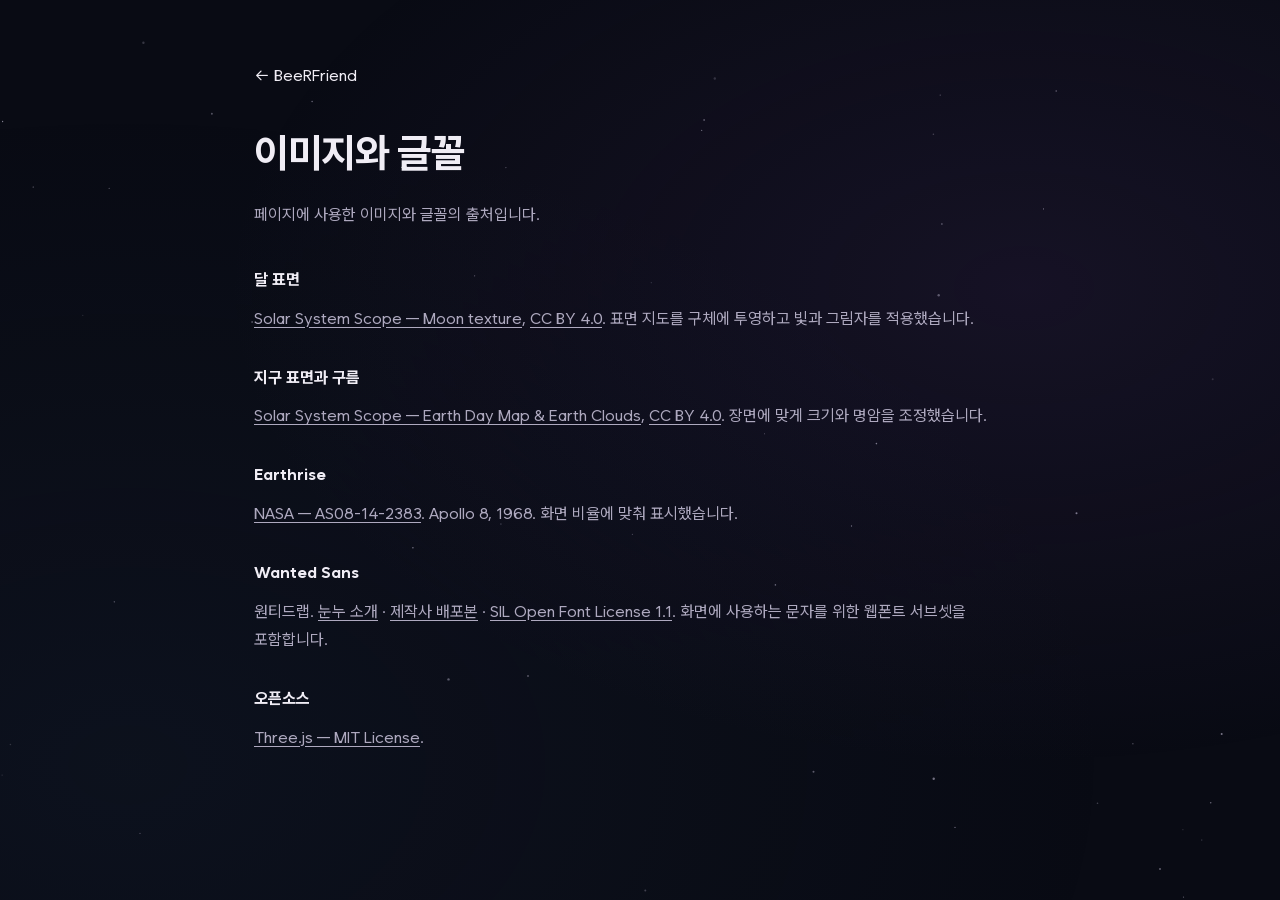
<file: credits.html>
<!doctype html>
<html lang="ko"><head><meta charset="utf-8"><meta name="viewport" content="width=device-width,initial-scale=1"><meta name="robots" content="noindex"><title>이미지 출처 | BeeRFriend</title><link rel="stylesheet" href="styles.css?v=20261112-moon"></head>
<body><main class="wrap credits-page"><a href="index.html">← BeeRFriend</a><h1>이미지와 글꼴</h1><p>페이지에 사용한 이미지와 글꼴의 출처입니다.</p>
<dl><dt>달 표면</dt><dd><a href="https://www.solarsystemscope.com/textures/">Solar System Scope — Moon texture</a>, <a href="https://creativecommons.org/licenses/by/4.0/">CC BY 4.0</a>. 표면 지도를 구체에 투영하고 빛과 그림자를 적용했습니다.</dd>
<dt>지구 표면과 구름</dt><dd><a href="https://www.solarsystemscope.com/textures/">Solar System Scope — Earth Day Map &amp; Earth Clouds</a>, <a href="https://creativecommons.org/licenses/by/4.0/">CC BY 4.0</a>. 장면에 맞게 크기와 명암을 조정했습니다.</dd>
<dt>Earthrise</dt><dd><a href="https://eol.jsc.nasa.gov/SearchPhotos/photo.pl?frame=2383&amp;mission=AS08&amp;roll=14">NASA — AS08-14-2383</a>. Apollo 8, 1968. 화면 비율에 맞춰 표시했습니다.</dd>
<dt>Wanted Sans</dt><dd>원티드랩. <a href="https://noonnu.cc/font_page/1269">눈누 소개</a> · <a href="https://github.com/wanteddev/wanted-sans">제작사 배포본</a> · <a href="assets/fonts/WantedSans-OFL.txt">SIL Open Font License 1.1</a>. 화면에 사용하는 문자를 위한 웹폰트 서브셋을 포함합니다.</dd>
<dt>오픈소스</dt><dd><a href="vendor/THREE-LICENSE.txt">Three.js — MIT License</a>.</dd></dl>
</main></body></html>
</file>
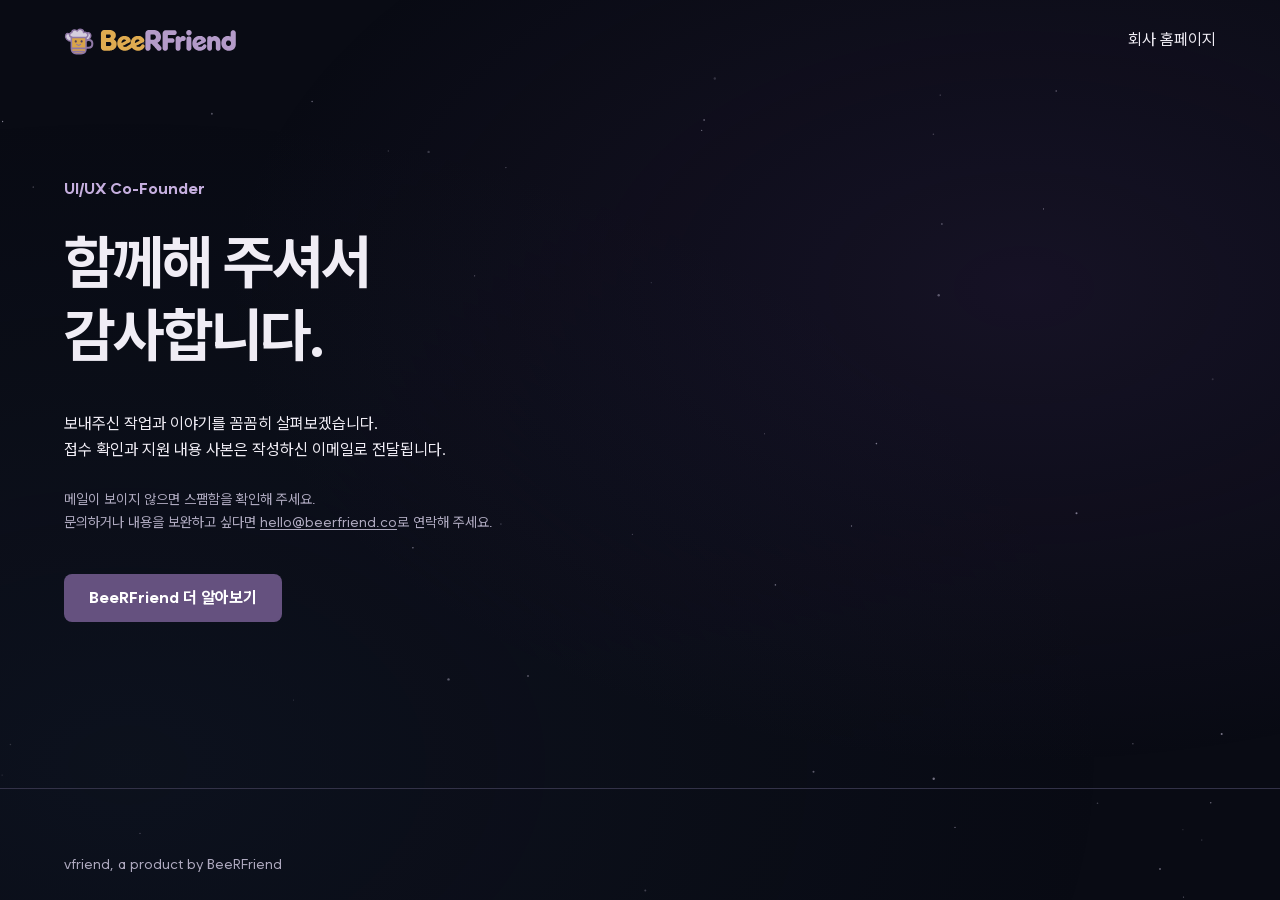
<file: thanks.html>
<!doctype html>
<html lang="ko">
<head>
  <meta charset="utf-8">
  <meta name="viewport" content="width=device-width,initial-scale=1">
  <meta name="robots" content="noindex">
  <meta name="theme-color" content="#090b14">
  <title>지원해 주셔서 감사합니다 | BeeRFriend</title>
  <link rel="icon" href="assets/beerfriend-mark.png" type="image/png">
  <link rel="stylesheet" href="styles.css?v=20261112-moon">
</head>
<body class="thanks-page">
  <header class="site-header"><div class="nav-shell wrap"><a class="company-logo" href="./" aria-label="BeeRFriend 홈페이지"><img src="assets/beerfriend-dark.svg" alt="BeeRFriend" width="178" height="57"></a><a href="./">회사 홈페이지</a></div></header>
  <main class="thanks-content wrap">
    <p class="thanks-role">UI/UX Co-Founder</p>
    <h1>함께해 주셔서<br> 감사합니다.</h1>
    <p>보내주신 작업과 이야기를 꼼꼼히 살펴보겠습니다.<br> 접수 확인과 지원 내용 사본은 작성하신 이메일로 전달됩니다.</p>
    <p class="thanks-note">메일이 보이지 않으면 스팸함을 확인해 주세요.<br> 문의하거나 내용을 보완하고 싶다면 <a href="mailto:hello@beerfriend.co">hello@beerfriend.co</a>로 연락해 주세요.</p>
    <a class="button primary" href="./">BeeRFriend 더 알아보기</a>
  </main>
  <footer class="site-footer"><div class="wrap"><p>vfriend, a product by BeeRFriend</p></div></footer>
</body>
</html>
</file>
<file: styles.css>
/* BeeRFriend: deep night sky, muted lavender and honey, original logo geometry. */
@import url('./tokens.css?v=20261112-moon');
@import url('./base.css');
@import url('./assets/fonts/wanted.css');

html{color-scheme:dark;scroll-behavior:auto;scroll-padding-top:var(--space-lg);scrollbar-width:none}
body{scrollbar-width:none}
html::-webkit-scrollbar,body::-webkit-scrollbar{display:none;width:0;height:0}
body{word-break:keep-all;font-synthesis:none;position:relative;isolation:isolate}
body::before{content:'';position:fixed;inset:0;z-index:-1;pointer-events:none;background-image:url('assets/night-sky.svg'),radial-gradient(ellipse at 80% 32%,rgb(74 47 106 / .2),transparent 55%),radial-gradient(ellipse at 10% 85%,rgb(33 52 80 / .16),transparent 60%);background-size:1600px 1200px,100% 100%,100% 100%;background-position:center top;}

h1,h2,h3{line-height:1.22;letter-spacing:-.035em}h2{font-size:var(--text-section)}
a{color:inherit;text-decoration:none}button{border:0;background:transparent;color:inherit;cursor:pointer}button,input,textarea{font:inherit}
button:disabled{opacity:.55;cursor:not-allowed}button:active{transform:translateY(1px)}button:disabled:active{transform:none}
a:hover{color:var(--color-link)}a:active{opacity:.8}p{line-height:1.65}figure{margin:0}
.wrap{width:100%;max-width:var(--container);padding-inline:var(--gutter);margin-inline:auto}
.button{display:inline-flex;align-items:center;justify-content:center;min-height:48px;padding:var(--space-sm) var(--space-lg);gap:var(--space-sm);border:1px solid transparent;border-radius:var(--radius-control);font-size:var(--text-md);line-height:1.4;font-weight:700;white-space:nowrap;transition:background-color var(--dur-short) var(--ease-out)}
.button:active{transform:translateY(1px)}.button.primary{background:var(--color-accent);color:var(--color-accent-ink)}.button.primary:hover{background:var(--color-brand-deep)}
.button.secondary{background:transparent;border-color:var(--color-link);color:var(--color-link)}.button.secondary:hover{background:var(--color-paper-3)}
.icon{display:inline-block;width:20px;height:20px;flex-shrink:0;background:currentColor;mask-size:contain;mask-position:center;mask-repeat:no-repeat}.icon.play{mask-image:url('assets/icons/play.svg')}
.skip-link{position:fixed;left:var(--space-md);top:var(--space-sm);z-index:var(--z-tooltip);background:var(--color-accent);color:var(--color-accent-ink);padding:var(--space-sm) var(--space-lg);transform:translateY(-180%)}.skip-link:focus-visible{transform:none;color:var(--color-accent-ink)}
.site-header{height:var(--header-height);position:absolute;top:0;left:0;right:0;z-index:var(--z-sticky-nav);background:transparent;color:var(--color-ink)}
.nav-shell{height:100%;display:flex;align-items:center;justify-content:space-between;gap:var(--space-xl)}
.company-logo{width:173px;height:44px;position:relative;display:block;overflow:clip;flex-shrink:0}.company-logo img{position:absolute;width:208px;max-width:none;height:auto;left:-18px;top:-11px}
.desktop-nav{display:flex;gap:var(--space-xl);font-size:var(--text-md);align-items:center}.desktop-nav a{min-height:44px;display:inline-flex;align-items:center}.desktop-nav .nav-careers{color:var(--color-link)}.desktop-nav [aria-current=page]{text-decoration:underline;text-underline-offset:8px}.person-link{display:inline-flex;width:44px;height:44px;align-items:center;justify-content:center;color:var(--color-muted);flex-shrink:0}.person-link:hover{color:var(--color-ink)}.icon.linkedin{mask-image:url('assets/icons/linkedin.svg');width:19px;height:19px}
.menu-toggle{display:none;width:48px;height:48px;padding:var(--space-sm);flex-direction:column;align-items:center;justify-content:center;gap:var(--space-xs)}.menu-toggle span{display:block;width:24px;height:1px;background:currentColor}.menu-toggle[aria-expanded=true] span:first-child{transform:translateY(4.5px) rotate(45deg)}.menu-toggle[aria-expanded=true] span:last-child{transform:translateY(-4.5px) rotate(-45deg)}
#mobile-nav{position:absolute;top:var(--header-height);left:0;right:0;background:var(--color-paper);border-bottom:1px solid var(--color-rule);padding:var(--space-lg) var(--gutter);display:grid;gap:var(--space-xs)}#mobile-nav a{display:flex;align-items:center;min-height:48px}

.company-section{padding-block:var(--section-gap-l) var(--section-gap)}
.company-intro{display:grid;grid-template-columns:minmax(0,1.45fr) minmax(0,1fr);gap:var(--gap-columns);align-items:end}.company-intro p{max-width:45ch;color:var(--color-ink-2)}
.company-principles{display:grid;grid-template-columns:repeat(2,minmax(0,1fr));gap:var(--gap-columns);margin-top:var(--space-3xl)}.company-principles>div{padding-top:var(--space-lg);border-top:1px solid var(--color-rule)}.company-principles h3{margin-bottom:var(--space-md)}.company-principles p{color:var(--color-muted)}


.product-section{--color-product:var(--color-paper);--color-product-ink:var(--color-ink);--color-product-muted:var(--color-muted);--color-product-line:var(--color-rule);padding-block:var(--space-3xl);background:linear-gradient(180deg,transparent,rgb(41 29 59 / .25) 50%,transparent);color:var(--color-product-ink)}.product-section :focus-visible{outline-color:var(--color-product-ink)}
.product-intro{display:grid;grid-template-columns:minmax(0,1.45fr) minmax(0,1fr);gap:var(--gap-columns);align-items:end;margin-bottom:var(--space-2xl)}
.product-brand{display:flex;align-items:center;gap:var(--space-sm);margin-bottom:var(--space-lg)}.product-wordmark{filter:brightness(0) invert(1);opacity:.92}.product-intro p{font-size:var(--text-lg);color:var(--color-product-muted)}
.product-slides{display:flex;overflow-x:auto;scroll-snap-type:x mandatory;scrollbar-width:none;border-radius:var(--radius-card);overscroll-behavior-x:contain}.product-slides::-webkit-scrollbar{display:none}.product-window{flex:0 0 100%;min-width:0;scroll-snap-align:start;scroll-snap-stop:always}.product-window picture>img{width:100%;height:auto;border-radius:var(--radius-card)}
.slide-controls{display:flex;gap:var(--space-sm);margin-bottom:var(--space-lg)}.slide-controls button{display:flex;align-items:center;justify-content:center;gap:var(--space-xs);min-height:48px;padding:var(--space-sm) var(--space-lg);border:1px solid var(--color-product-line);border-radius:var(--radius-pill);color:var(--color-product-muted);font-size:var(--text-md);transition:background-color var(--dur-short),color var(--dur-short)}.slide-controls img{filter:brightness(0) invert(1)}.slide-controls button[aria-pressed=true]{background:var(--color-product-ink);color:var(--color-product);border-color:var(--color-product-ink)}.slide-controls button[aria-pressed=true] img{filter:brightness(0)}.slide-controls button:hover{border-color:var(--color-product-ink)}
.showcase-caption{display:flex;align-items:center;justify-content:space-between;gap:var(--space-lg);padding-block:var(--space-lg);border-bottom:1px solid var(--color-product-line);font-size:var(--text-lg)}
.watch-demo{display:inline-flex;align-items:center;gap:var(--space-sm);min-height:48px;font-size:var(--text-md);padding:var(--space-sm) var(--space-lg);border:1px solid var(--color-product-muted);border-radius:var(--radius-control);white-space:nowrap}.watch-demo:hover{background:var(--color-product-line)}
.product-foot{display:flex;justify-content:space-between;align-items:center;gap:var(--space-lg);padding-top:var(--space-lg);font-size:var(--text-sm);color:var(--color-product-muted)}.product-foot>div{display:flex;gap:var(--space-lg)}.product-foot span{display:flex;gap:var(--space-xs);align-items:center;white-space:nowrap}.product-foot img{filter:brightness(0) invert(1);opacity:.65}
.product-film-link{min-height:44px;font-size:var(--text-sm);padding:var(--space-sm) 0;text-decoration:underline;text-underline-offset:.25em;color:var(--color-product-ink)}.product-film-link:hover{color:var(--color-accent)}

.team-section{background:linear-gradient(180deg,transparent,rgb(28 31 49 / .4) 50%,transparent);color:var(--color-ink);padding-block:var(--space-3xl)}
.team-heading{display:grid;grid-template-columns:repeat(2,minmax(0,1fr));gap:var(--gap-columns);align-items:end}.team-heading h2{font-size:clamp(2rem,5vw,4.5rem)}.team-heading p{color:var(--color-muted)}
.team-people{margin-top:var(--space-3xl)}.team-people article{display:grid;grid-template-columns:minmax(0,.8fr) minmax(0,1fr) minmax(0,1.4fr);gap:var(--gap-columns);border-top:1px solid var(--color-rule);padding-block:var(--space-xl);align-items:start}.team-people article:last-child{padding-bottom:0}
.person-heading{display:flex;gap:var(--space-md);align-items:center}.person-heading h3{font-size:var(--text-2xl)}.person-heading span{color:var(--color-muted);font-size:var(--text-sm)}.person-field{padding-top:var(--space-2xs)}.team-people ul{list-style:none;margin:0;padding:0;color:var(--color-muted);font-size:var(--text-md);line-height:1.8}

.careers-section{padding-block:var(--section-gap-l)}.careers-heading h2{max-width:none}.careers-heading p{margin-top:var(--space-xl);color:var(--color-muted)}.culture-evolution{margin-top:var(--space-sm);font-size:var(--text-sm);color:var(--color-muted)}
.careers-grid{display:grid;grid-template-columns:minmax(0,1fr) minmax(0,1.5fr);gap:var(--gap-columns);margin-top:var(--space-3xl)}
.apply-card{padding-top:var(--space-lg)}.apply-card h3{font-size:var(--text-2xl)}.apply-card>p{margin-top:var(--space-sm);color:var(--color-muted)}.apply-card>.apply-note{margin-top:var(--space-xl);color:var(--color-ink-2)}.apply-card .button{margin-top:var(--space-lg)}.email-direct{display:block;margin-top:var(--space-md);font-size:var(--text-md);width:fit-content;min-height:44px;padding-block:var(--space-xs)}
.role-details details{border-top:1px solid var(--color-rule)}.role-details details:last-child{border-bottom:1px solid var(--color-rule)}
.role-details summary{display:flex;align-items:center;justify-content:space-between;gap:var(--space-lg);min-height:80px;padding-block:var(--space-lg);font-size:var(--text-lg);font-weight:700;cursor:pointer;list-style:none}.role-details summary::-webkit-details-marker{display:none}
.accordion-icon{width:16px;height:16px;position:relative;flex-shrink:0}.accordion-icon::before,.accordion-icon::after{content:'';position:absolute;background:currentColor;left:0;top:7px;width:16px;height:1px}.accordion-icon::after{transform:rotate(90deg)}details[open]>.accordion-icon::after,details[open]>summary .accordion-icon::after{transform:none}
.role-details details>div{padding-bottom:var(--space-xl);color:var(--color-muted)}.role-details ul{padding-left:var(--space-lg);margin:0;display:grid;gap:var(--space-sm)}.role-details li{padding-left:var(--space-2xs)}.role-details p+p,.role-details ul+p{margin-top:var(--space-lg)}

.site-footer{padding-block:var(--space-2xl) var(--space-lg);border-top:1px solid var(--color-rule)}.footer-main{display:flex;align-items:center;gap:var(--space-xl)}.footer-main p{color:var(--color-muted);font-size:var(--text-sm)}.footer-main>a:last-child{margin-left:auto;font-size:var(--text-md);min-height:44px;display:flex;align-items:center}
.footer-bottom{display:flex;align-items:center;gap:var(--space-lg);margin-top:var(--space-2xl);padding-top:var(--space-lg);border-top:1px solid var(--color-rule);font-size:var(--text-sm);color:var(--color-muted)}.footer-bottom>button{margin-left:auto}

dialog{position:fixed;border:0;padding:0;background:var(--color-paper);color:var(--color-ink);border-radius:var(--radius-dialog);max-height:calc(100dvh - var(--space-xl));width:min(100% - var(--space-xl),660px);overflow-y:auto;z-index:var(--z-modal)}dialog::backdrop{background:var(--color-overlay)}
.dialog-close{display:flex;align-items:center;justify-content:center;width:48px;height:48px;font-size:var(--text-2xl);font-weight:400;border-radius:var(--radius-control);flex-shrink:0}.dialog-close:hover{background:var(--color-paper-3)}
#film-dialog{width:min(100% - var(--space-xl),1120px)}.film-heading{padding:var(--space-lg);display:flex;align-items:center;justify-content:space-between;gap:var(--space-lg)}.film-heading h2{font-size:var(--text-title)}#product-video{width:100%;height:auto;aspect-ratio:16/9;background:#070810;border-radius:var(--radius-card)}.film-caption{padding:var(--space-lg);font-size:var(--text-md);color:var(--color-muted)}.film-caption details{margin-top:var(--space-lg)}.film-caption summary{cursor:pointer;min-height:44px;display:flex;align-items:center;text-decoration:underline;text-underline-offset:.25em}.film-caption details p{padding-top:var(--space-md)}
.application{display:grid;grid-template-columns:minmax(0,1fr) minmax(0,1.5fr);gap:var(--gap-columns);border-top:1px solid var(--color-rule);margin-top:var(--space-3xl);padding-top:var(--space-2xl)}.application-heading h3{font-size:var(--text-3xl)}.application-heading p{margin-top:var(--space-lg);color:var(--color-muted)}.application-heading>a{display:inline-flex;align-items:center;min-height:44px;margin-top:var(--space-md);font-size:var(--text-md);color:var(--color-accent)}
.thanks-page{min-height:100svh;display:flex;flex-direction:column}.thanks-content{padding-block:var(--space-3xl);flex:1}.thanks-role{color:var(--color-accent);margin-bottom:var(--space-lg);font-weight:700}.thanks-content h1{font-size:var(--text-display-s)}.thanks-content h1+p{margin-top:var(--space-xl)}.thanks-note{margin-top:var(--space-lg);color:var(--color-muted);font-size:var(--text-sm)}.thanks-note a{text-decoration:underline}.thanks-content .button{margin-top:var(--space-xl)}.thanks-page .site-footer{font-size:var(--text-sm);color:var(--color-muted)}
#apply-form{position:relative;display:grid;gap:var(--space-lg);min-width:0}.form-row{display:grid;grid-template-columns:repeat(2,minmax(0,1fr));gap:var(--space-lg)}.form-field{display:grid;gap:var(--space-sm)}#apply-form label{font-size:var(--text-md);font-weight:700;display:flex;gap:var(--space-xs);align-items:baseline}#apply-form label span{font-size:var(--text-sm);font-weight:400;color:var(--color-muted)}
#apply-form input,#apply-form textarea{width:100%;min-width:0;min-height:48px;border:1px solid var(--color-muted);border-radius:var(--radius-control);background:var(--color-paper);color:var(--color-ink);padding:var(--space-sm) var(--space-md);font-size:var(--text-md);line-height:1.5;resize:vertical}#apply-form input:focus-visible,#apply-form textarea:focus-visible{outline-offset:-3px}#apply-form ::placeholder{color:var(--color-muted)}#apply-form .button{width:100%}.form-note{font-size:var(--text-sm);color:var(--color-muted)}
#apply-form .form-consent{display:flex;align-items:flex-start;gap:var(--space-sm);min-height:44px;cursor:pointer}#apply-form .form-consent input{width:20px;min-height:20px;height:20px;margin:2px 0 0;flex-shrink:0;accent-color:var(--color-accent)}#apply-form .form-consent span{margin:0}.form-honey{position:absolute;left:-10000px;width:1px;height:1px;overflow:hidden}.form-status{font-size:var(--text-md);min-height:3em}.form-status[data-state=error]{color:var(--color-error)}.form-status[data-state=success]{color:var(--color-success)}
.careers-heading .opening-date{margin-top:var(--space-lg);font-size:var(--text-sm)}.opening-date time{margin-left:var(--space-xs)}
.application-group{border:0;padding:0;margin:0 0 var(--space-lg);min-width:0;display:grid;gap:var(--space-lg)}.application-group legend{font-size:var(--text-lg);font-weight:700;padding:0 0 var(--space-lg);margin:0;width:100%;border-bottom:1px solid var(--color-rule);margin-bottom:var(--space-lg)}
#apply-form select{width:100%;min-width:0;min-height:48px;border:1px solid var(--color-muted);border-radius:var(--radius-control);background:var(--color-paper);color:var(--color-ink);padding:var(--space-sm) var(--space-md);font:inherit;font-size:var(--text-md)}
#apply-form .file-label{font-size:var(--text-sm);color:var(--color-muted);font-weight:400}#apply-form input[type=file]{padding:var(--space-sm);overflow:hidden;font-size:var(--text-sm)}#apply-form input[type=file]::file-selector-button{padding:var(--space-xs) var(--space-sm);border:0;border-radius:var(--radius-control);background:var(--color-paper-3);color:var(--color-accent);font:inherit;margin-right:var(--space-sm);cursor:pointer}.file-summary{font-size:var(--text-sm);overflow-wrap:anywhere;word-break:break-all;color:var(--color-muted)}.file-summary:empty{display:none}
.meeting-range{font-weight:700;font-size:var(--text-md);color:var(--color-accent)}#meeting-slots{display:grid;gap:var(--space-xs)}.meeting-day{display:grid;grid-template-columns:minmax(80px,1fr) repeat(3,minmax(0,1fr));align-items:center;gap:var(--space-xs)}.meeting-date{font-size:var(--text-sm)}#apply-form .meeting-option{position:relative;display:flex;flex-direction:column;align-items:center;justify-content:center;gap:var(--space-2xs);min-height:64px;padding:var(--space-xs) var(--space-2xs);border:1px solid var(--color-rule);border-radius:var(--radius-control);cursor:pointer}#apply-form .meeting-option input{position:absolute;inset:0;width:100%;height:100%;margin:0;opacity:0;cursor:pointer}#apply-form .meeting-option span{font-size:var(--text-sm);color:var(--color-ink);margin:0}.meeting-option small{font-size:var(--text-xs);font-weight:400;color:var(--color-muted)}#apply-form .meeting-option:has(:checked){background:var(--color-accent);border-color:var(--color-accent)}#apply-form .meeting-option:has(:checked) span,.meeting-option:has(:checked) small{color:var(--color-on-brand)}.meeting-option:has(:focus-visible){outline:2px solid var(--color-focus);outline-offset:2px}.meeting-option:has(:disabled){opacity:.35;cursor:not-allowed}.meeting-option:has(:disabled) input{cursor:not-allowed}.field-error{font-size:var(--text-sm);color:var(--color-error)}.field-error:empty{display:none}


@media(max-width:70rem){.team-people article{grid-template-columns:minmax(0,1fr) minmax(0,1.6fr)}.person-field{grid-column:1}.team-people ul{grid-column:2;grid-row:1 / span 2}.company-intro,.product-intro{grid-template-columns:repeat(2,minmax(0,1fr))}}
@media(max-width:60rem){.desktop-nav{display:none}.menu-toggle{display:flex}.company-intro,.product-intro,.team-heading{grid-template-columns:minmax(0,1fr);gap:var(--space-xl)}.company-intro h2,.team-heading h2{max-width:none}.company-principles{margin-top:var(--space-2xl)}.product-intro{margin-bottom:var(--space-xl)}.product-intro-copy{display:flex;gap:var(--space-xl);align-items:center}.product-brand{margin:0}.product-intro p{font-size:var(--text-md)}.team-people{margin-top:var(--space-2xl)}.careers-grid{grid-template-columns:minmax(0,1fr);gap:var(--space-2xl)}.apply-card{grid-row:2}.footer-main{flex-wrap:wrap;gap:var(--space-lg)}.footer-main p{display:none}.footer-bottom{flex-wrap:wrap;margin-top:var(--space-xl)}.product-window figcaption{font-size:var(--text-md)}}
@media(max-width:40rem){:root{--header-height:72px}.company-principles{grid-template-columns:minmax(0,1fr);gap:var(--space-xl)}.company-intro p br,.company-principles p br,.team-heading p br,.careers-heading p br{display:none}.product-section,.team-section{padding-block:var(--space-2xl)}.product-intro-copy{display:block}.product-brand{margin-bottom:var(--space-lg)}.product-window picture>img{border-radius:var(--radius-control)}.product-window figcaption{display:block;padding-block:var(--space-lg)}.watch-demo{margin-top:var(--space-lg);padding-inline:var(--space-md)}.product-foot{align-items:flex-start;flex-direction:column;gap:var(--space-md)}.product-foot p{font-size:var(--text-sm)}.product-film-link{text-align:left;font-size:var(--text-sm)}.team-people article{grid-template-columns:minmax(0,1fr);gap:var(--space-md);padding-block:var(--space-xl)}.person-field,.team-people ul{grid-column:auto;grid-row:auto}.person-heading h3{font-size:var(--text-title)}.person-field{padding:0}.team-people ul{font-size:var(--text-md)}.careers-heading h2{font-size:clamp(1.7rem,6.5vw,2.25rem)}.careers-heading p{margin-top:var(--space-lg)}.careers-grid{margin-top:var(--space-2xl)}.role-details summary{min-height:72px;font-size:var(--text-md)}.footer-main{flex-direction:column;align-items:flex-start}.footer-main>a:last-child{margin:0}.footer-bottom{display:grid;gap:var(--space-sm)}.footer-bottom>button{margin:0;width:fit-content}.apply-dialog-inner{padding:var(--space-2xl) var(--space-lg) var(--space-lg)}.apply-dialog-inner h2{font-size:var(--text-2xl)}dialog,#film-dialog{width:calc(100% - var(--space-lg));max-height:calc(100dvh - var(--space-lg));border-radius:var(--radius-card)}.film-heading,.film-caption{padding:var(--space-md)}.film-heading h2{font-size:var(--text-md)}.dialog-description br{display:none}#apply-form label{display:block}#apply-form label span{margin-left:var(--space-xs)}}
@media(max-width:60rem){.application{grid-template-columns:minmax(0,1fr);gap:var(--space-xl);margin-top:var(--space-2xl)}.showcase-caption{font-size:var(--text-md)}}
@media(min-width:60.01rem){.application-heading{position:sticky;top:calc(var(--header-height) + var(--space-xl));align-self:start}}
.application-heading>a,.thanks-role,.meeting-range{color:var(--color-link)}#apply-form input[type=file]::file-selector-button{color:var(--color-link)}
@media(max-width:40rem){.slide-controls{gap:var(--space-xs)}.slide-controls button{flex:1;padding:var(--space-sm) var(--space-xs);font-size:var(--text-sm);gap:var(--space-2xs)}.slide-controls img{width:18px;height:18px}.product-window picture>img{max-width:390px;margin-inline:auto}.showcase-caption{display:block}.showcase-caption p{min-height:3.3em}.showcase-caption .watch-demo{margin-top:var(--space-sm)}.form-row{grid-template-columns:minmax(0,1fr)}.application{padding-top:var(--space-xl)}.application-heading h3{font-size:var(--text-2xl)}}
@media(prefers-reduced-motion:reduce){html{scroll-behavior:auto}.button{transition:none}}


.culture-section{padding-block:var(--section-gap-l)}.culture-heading{display:grid;grid-template-columns:1.2fr 1fr;gap:var(--gap-columns);align-items:end}.culture-heading>div>p{color:var(--color-muted)}
.culture-values{margin-top:var(--space-3xl)}.culture-values article{display:grid;grid-template-columns:56px minmax(0,1fr) minmax(0,1.2fr);column-gap:var(--space-lg);row-gap:var(--space-xs);padding-block:var(--space-xl);border-top:1px solid var(--color-rule)}.value-number{grid-column:1;grid-row:1/span 2;font-size:var(--text-lg);color:var(--color-link)}.value-name{grid-column:2;font-size:var(--text-sm);color:var(--color-muted)}.culture-values h3{grid-column:2;grid-row:2;font-size:var(--text-title)}.culture-values article>p:last-child{grid-column:3;grid-row:1/span 2;align-self:center;color:var(--color-muted);max-width:47ch}
.working-style{margin-top:var(--space-3xl)}.working-heading{display:grid;grid-template-columns:1.2fr 1fr;gap:var(--gap-columns);align-items:end}.working-heading h3{font-size:var(--text-2xl)}.working-heading>p{color:var(--color-muted)}.working-cycle{display:grid;grid-template-columns:repeat(4,minmax(0,1fr));list-style:none;margin:var(--space-xl) 0 0;padding:0;gap:var(--space-lg);counter-reset:work-step}.working-cycle li{counter-increment:work-step;display:flex;align-items:center;gap:var(--space-md);border-bottom:2px solid var(--color-accent);padding:var(--space-lg) 0;font-size:var(--text-lg)}.working-cycle li::before{content:'0' counter(work-step);font-size:var(--text-sm);color:var(--color-muted)}.working-notes{display:grid;grid-template-columns:repeat(2,minmax(0,1fr));gap:var(--gap-columns);margin-top:var(--space-xl);color:var(--color-muted)}.culture-boundary{margin-top:var(--space-xl);padding-top:var(--space-lg);border-top:1px solid var(--color-rule);font-size:var(--text-md);color:var(--color-ink-2)}
.culture-fit{display:grid;gap:var(--space-xl)}.culture-fit h4{font-size:var(--text-md);font-weight:700;color:var(--color-ink);margin:0 0 var(--space-md)}.fit-priorities{margin:0;padding-left:var(--space-lg);display:grid;gap:var(--space-sm)}.fit-priorities+p{margin-top:var(--space-lg)}
.thanks-page .site-header{position:static}
@media(max-width:60rem){.culture-heading,.working-heading{grid-template-columns:minmax(0,1fr);gap:var(--space-xl)}.culture-values{margin-top:var(--space-2xl)}.culture-values article{grid-template-columns:40px minmax(0,1fr) minmax(0,1.2fr);column-gap:var(--space-md)}.working-cycle{gap:var(--space-md)}.working-cycle li{font-size:var(--text-md);gap:var(--space-xs)}}
@media(max-width:45rem){.company-section{padding-top:var(--space-2xl)}.culture-values article{grid-template-columns:32px minmax(0,1fr);padding-block:28px;row-gap:8px}.value-number{font-size:var(--text-md)}.culture-values article>p:last-child{grid-column:2;grid-row:3;margin-top:8px}.culture-values h3{font-size:var(--text-lg)}.working-style{margin-top:var(--space-2xl)}.working-cycle{grid-template-columns:repeat(2,minmax(0,1fr));row-gap:0}.working-notes{grid-template-columns:minmax(0,1fr);gap:var(--space-lg)}.working-heading p br,.culture-heading p br{display:none}.culture-boundary{font-size:var(--text-sm)}}

.product-film{margin:0 0 var(--space-xl)}.product-film figcaption{display:flex;align-items:center;justify-content:space-between;gap:var(--space-lg);padding-top:var(--space-lg);font-size:var(--text-md)}.product-film figcaption>span:last-child{color:var(--color-muted);font-size:var(--text-sm)}
.video-transcript{margin-top:var(--space-sm);color:var(--color-muted);font-size:var(--text-sm)}.video-transcript summary{cursor:pointer;min-height:44px;display:flex;align-items:center;width:fit-content}.video-transcript p{margin-block:var(--space-xs) var(--space-lg)}
.product-screens{border-top:1px solid var(--color-rule);border-bottom:1px solid var(--color-rule)}.product-screens>summary{min-height:72px;display:flex;align-items:center;justify-content:space-between;cursor:pointer;list-style:none;color:var(--color-ink-2)}.product-screens>summary::-webkit-details-marker{display:none}.product-screens[open]>summary{margin-bottom:var(--space-lg)}.product-screens[open]{padding-bottom:var(--space-lg)}
.invitation-section>.button{margin-top:var(--space-xl)}.apply-page .careers-section{padding-top:calc(var(--header-height) + var(--space-2xl))}.apply-page .careers-heading h1{max-width:none;font-size:var(--text-section);line-height:1.25}.apply-page .careers-heading>p{max-width:60ch}
@media(max-width:40rem){.product-film figcaption{display:grid;gap:var(--space-xs)}.person-heading{gap:var(--space-sm)}.apply-page .careers-heading h1{font-size:clamp(1.75rem,7.5vw,2.25rem)}}

/* Open editorial columns below the flight. */
.offset-heading>span{display:block}.offset-heading>span+span{margin-left:clamp(24px,3vw,48px);color:var(--color-ink-2)}
.culture-values{display:grid;grid-template-columns:repeat(2,minmax(0,1fr));column-gap:clamp(48px,8vw,120px);row-gap:48px;margin-bottom:80px}
.culture-values article{position:relative;grid-template-columns:56px minmax(0,1fr);grid-template-rows:auto auto auto;padding-block:32px;row-gap:16px}
.culture-values article:nth-child(even){top:64px}.culture-values .value-number{grid-row:1/span 3;font-size:2.75rem;line-height:1.1;color:#998d80}
.culture-values .value-name{grid-column:2;grid-row:1;font:400 clamp(1.5rem,2.35vw,2.4rem)/1.12 Arial,sans-serif;letter-spacing:-.045em;color:var(--color-ink-2);max-width:13ch}
.culture-values h3{grid-column:2;grid-row:2;font-size:var(--text-lg)}.culture-values article>p:last-child{grid-column:2;grid-row:3;align-self:start;margin:0;max-width:40ch;font-size:var(--text-md)}
@media(max-width:70rem){.culture-values{column-gap:40px}.culture-values article{grid-template-columns:40px minmax(0,1fr);column-gap:16px}.culture-values .value-number{font-size:2rem}.offset-heading>span+span{margin-left:24px}}
@media(max-width:45rem){.offset-heading>span+span{margin-left:16px}.culture-values{grid-template-columns:minmax(0,1fr);row-gap:0;margin-bottom:0}.culture-values article:nth-child(even){top:0}.culture-values article{grid-template-columns:28px minmax(0,1fr);padding-block:28px;column-gap:16px;row-gap:10px}.culture-values .value-name{font-size:1.75rem;max-width:none}.culture-values .value-number{font-size:1rem;padding-top:6px}.culture-values h3{font-size:1.125rem}.culture-values article>p:last-child{font-size:.875rem;line-height:1.8}.company-intro h2,.culture-heading h2,.team-heading h2{font-size:clamp(1.7rem,6.5vw,2.5rem);line-height:1.35}.company-intro p,.company-principles p,.culture-heading>div>p,.working-heading>p,.working-notes,.team-heading>p{font-size:.875rem;line-height:1.8}}

/* Only the film remains: no native scrubber, transcript or duplicate screenshots. */
.film-player{position:relative;isolation:isolate;background:#070810;border-radius:var(--radius-card);overflow:clip}
.film-controls{position:absolute;right:16px;top:16px;display:flex;gap:8px}
.film-controls button{min-width:44px;min-height:44px;display:inline-flex;align-items:center;justify-content:center;gap:8px;padding:10px;background:rgb(5 9 16 / .78);color:#f4f3ef;border:1px solid #ffffff30;border-radius:50%;backdrop-filter:blur(12px)}
.film-controls button:hover{background:#171d29}.film-controls svg{width:20px;height:20px;fill:none;stroke:currentColor;stroke-width:1.5;stroke-linecap:round;stroke-linejoin:round}
.film-controls .film-play-icon{fill:currentColor;stroke:none}.film-pause-icon,.is-playing .film-play-icon,.sound-wave,.has-sound .sound-muted{display:none}.is-playing .film-pause-icon,.has-sound .sound-wave{display:block}
.film-controls .film-sound{border-radius:24px;padding-inline:14px}.film-sound span{font-size:11px;white-space:nowrap}.product-film{margin-bottom:0}
.principle-icon{width:36px;height:36px;filter:brightness(0) invert(1);opacity:.75;margin-bottom:24px}
.culture-heading{grid-template-columns:minmax(0,1fr) minmax(0,1fr);align-items:center;gap:clamp(40px,6vw,96px)}
.culture-photo{position:relative;overflow:clip;background:#05080e;aspect-ratio:1.05;align-self:stretch}
.culture-photo>img{width:100%;height:100%;object-fit:cover;object-position:center 72%;opacity:.9}
.culture-photo figcaption{position:absolute;bottom:0;left:0;right:0;display:flex;justify-content:space-between;gap:16px;padding:48px 20px 20px;background:linear-gradient(transparent,#05080e);font:9px/1.4 Arial,sans-serif;letter-spacing:.12em;color:#d9d8d1}
.section-eyebrow{font:10px/1.4 Arial,sans-serif;letter-spacing:.18em;color:#b6a58f;margin-bottom:28px}
.culture-heading-copy>h2+p{margin-top:32px;font-size:15px;line-height:1.8}
.value-emblem{grid-column:1;grid-row:1/span 3;display:flex;flex-direction:column;gap:24px;align-items:flex-start}
.value-emblem img{object-fit:contain;filter:brightness(0) invert(1);opacity:.75;width:30px;height:30px}
.value-emblem img[src$="world.svg"]{filter:none;opacity:1;width:34px;height:48px}
.working-cycle{position:relative;isolation:isolate}
.asset-credits{margin-left:auto;font-size:11px}.credits-page{padding-block:64px;max-width:900px}.credits-page h1{font-size:2.5rem;margin-top:40px}.credits-page p{margin-top:24px;color:var(--color-muted)}.credits-page dl{margin-block:40px}.credits-page dt{margin-top:32px;font-weight:700}.credits-page dd{margin:12px 0;line-height:1.8;color:var(--color-muted)}.credits-page dd a{text-decoration:underline}

@media(max-width:60rem){.culture-heading{grid-template-columns:minmax(0,1fr);gap:40px}.culture-photo{aspect-ratio:1.5;max-height:420px}.culture-photo>img{object-position:center 70%}.culture-heading-copy h2{font-size:clamp(2rem,5vw,3rem)}}
@media(max-width:45rem){.culture-photo{aspect-ratio:1.2}.culture-photo figcaption{padding-inline:14px;font-size:8px;letter-spacing:.07em}.culture-heading-copy>h2+p{margin-top:20px;font-size:14px}.section-eyebrow{margin-bottom:20px}.value-emblem{gap:16px}.value-emblem img{width:24px;height:24px}.value-emblem img[src$="world.svg"]{width:24px;height:34px}.asset-credits{margin-left:0}}
@media(max-width:45rem){.film-controls{top:8px;right:8px;gap:6px}.film-controls .film-sound{padding-inline:11px}.film-controls button{min-width:44px;min-height:44px}.film-controls svg{width:17px;height:17px}}

/* One-hour availability, grouped by date to keep the mobile form manageable. */
.meeting-day{display:block;padding:0;border-bottom:1px solid var(--color-rule)}
.meeting-date{display:flex;align-items:center;justify-content:space-between;gap:16px;min-height:60px;cursor:pointer;list-style:none;padding:12px 0;font-size:14px;color:var(--color-ink)}
.meeting-date::-webkit-details-marker{display:none}.meeting-count{font-size:12px;font-weight:400;color:var(--color-muted)}
.meeting-date::after{content:'+';font:18px/1 Arial,sans-serif;color:var(--color-link)}.meeting-day[open]>.meeting-date::after{content:'−'}
.meeting-count{margin-left:auto}.meeting-options{display:grid;grid-template-columns:repeat(5,minmax(0,1fr));gap:8px;padding-bottom:20px}
.meeting-options .meeting-option{padding:8px 4px;min-height:54px;gap:2px}.meeting-options .meeting-option>span{font-size:13px}.meeting-options .meeting-option>small{font-size:11px}
.meeting-day.is-expired .meeting-date{color:var(--color-muted)}
@media(max-width:45rem){.meeting-options{grid-template-columns:repeat(3,minmax(0,1fr))}.meeting-options .meeting-option{min-height:56px}.meeting-date{min-height:56px}}
</file>
<file: journey.css>
/* Earth to Moon. The scene follows native scrolling, with a portrait composition on phones. */
.journey{position:relative;isolation:isolate;background:#070c15;min-height:100svh}
.journey.is-enhanced{height:340svh}
.journey-stage{position:sticky;top:0;height:100svh;min-height:600px;overflow:clip}
#flight-scene,.flight-fallback,.flight-shade{position:absolute;inset:0;width:100%;height:100%;pointer-events:none}
#flight-scene{opacity:0;transition:opacity .4s}
.scene-ready #flight-scene{opacity:1}
.flight-fallback{background:radial-gradient(ellipse at 76% 85%,#634330 0,transparent 30%),linear-gradient(#070c15 30%,#1b2d40 80%,#10151d 80%)}
.flight-fallback img{position:absolute;left:76%;bottom:16%;width:auto;height:28%;transform:translateX(-50%)}
.flight-shade{background:linear-gradient(90deg,rgb(5 9 17 / .58),transparent 65%)}
.flight-copy{height:100%;position:relative;pointer-events:none}
.flight-panel{position:absolute;top:23%;left:var(--gutter);right:var(--gutter);max-width:780px;opacity:0;transform:translate3d(0,50px,0);will-change:transform,opacity}
.flight-panel[data-flight-panel="0"]{opacity:1;transform:none}
.flight-panel a{pointer-events:auto}
.flight-eyebrow{color:#cbbfaa;font-family:Arial,sans-serif;font-size:11px;font-weight:400;letter-spacing:.2em;margin-bottom:28px}
.flight-opening h1{font-family:Arial,Helvetica,sans-serif;font-weight:400;font-size:clamp(4.5rem,7.3vw,8.5rem);letter-spacing:-.075em;line-height:.98;max-width:none;text-wrap:initial}
.flight-opening h1 span{display:block}
.flight-opening h1 span+span{padding-left:clamp(32px,4.5vw,72px);font-size:1.13em}
.flight-opening .quote-continuation{font-family:Arial,sans-serif;font-size:clamp(1.125rem,1.5vw,1.5rem);font-weight:400;line-height:1.4;letter-spacing:-.02em;color:#d8d5d0;margin-top:28px}
.flight-intro{font-size:14px;line-height:1.8;color:#b7b8bf;margin-top:32px}
.flight-panel h2{font-size:clamp(2.5rem,4.5vw,4.5rem);font-weight:400;line-height:1.3;letter-spacing:-.055em;max-width:none}
.flight-panel h2 span{display:inline-block;margin-left:1em}
.flight-panel>h2+p{margin-top:28px;line-height:1.8;color:#c6c7cd;font-size:16px}
.flight-apply{display:inline-flex;align-items:center;justify-content:space-between;gap:56px;border-bottom:1px solid #ab977d;padding:14px 0;min-height:48px;font-size:15px;margin-top:28px;color:#f3dfbf}
.flight-apply span{font-family:Arial,sans-serif;font-size:22px;transition:transform .3s}
.flight-apply:hover span{transform:translate(3px,-3px)}
.flight-footer{position:absolute;bottom:32px;left:0;right:0;display:flex;align-items:center;justify-content:space-between;gap:24px}
.flight-skip{display:inline-flex;min-height:44px;align-items:center;gap:32px;font-size:13px;color:#d2d4d9}
.flight-scroll{font:9px/1 Arial,sans-serif;letter-spacing:.15em;color:#bbc1c9;display:flex;gap:24px;align-items:center}
.flight-scroll i{font-style:normal;font-size:22px;animation:launch-cue 2s ease-in-out infinite}
.flight-nojs{position:absolute;bottom:110px;left:var(--gutter);right:var(--gutter);font-size:14px}
.flight-nojs a{text-decoration:underline}
@keyframes launch-cue{50%{transform:translateY(7px)}}
@media(min-width:1600px){.flight-panel{top:25%}}
@media(max-width:60rem){.flight-panel{top:22%;max-width:65%}.flight-opening h1{font-size:clamp(4.5rem,9vw,6.5rem)}.flight-scroll{display:none}.flight-panel h2{font-size:clamp(2.25rem,4.5vw,3.5rem)}}
@media(max-width:45rem){
 .journey.is-enhanced{height:300svh}
 .journey-stage{min-height:560px}
 .flight-shade{background:linear-gradient(180deg,rgb(5 9 17 / .2),transparent 55%,rgb(5 9 17 / .1))}
 .flight-panel{top:calc(var(--header-height) + 40px);left:24px;right:24px;max-width:none}
 .flight-eyebrow{font-size:9px;letter-spacing:.16em;margin-bottom:20px}
 .flight-opening h1{font-size:clamp(3.35rem,13vw,5rem);line-height:1.03;letter-spacing:-.065em}
 .flight-opening h1 span+span{font-size:1.13em;padding-left:24px}
 .flight-opening .quote-continuation{font-size:16px;line-height:1.45;margin-top:22px}
 .flight-intro{font-size:12px;line-height:1.75;margin-top:22px}
 .flight-panel h2{font-size:clamp(1.8rem,7.7vw,3rem);line-height:1.4;letter-spacing:-.055em}
 .flight-panel h2 span{margin-left:.65em}
 .flight-panel>h2+p{font-size:14px;margin-top:20px}
 .flight-apply{font-size:14px;gap:48px;margin-top:18px}
 .flight-footer{bottom:max(20px,env(safe-area-inset-bottom));padding-inline:24px;display:grid;grid-template-columns:1fr;gap:6px}
 .flight-skip{justify-self:start;font-size:12px;gap:24px;min-height:38px}
 .flight-fallback img{left:75%;bottom:22%;height:21%}
}
@media(max-width:360px){.flight-panel{left:20px;right:20px;top:104px}.flight-eyebrow{font-size:8px}.flight-opening h1{font-size:3.15rem}.flight-opening .quote-continuation{font-size:14px}.flight-intro{font-size:11px}.flight-footer{padding-inline:20px}}
@media(max-height:700px) and (max-width:45rem){.flight-panel{top:96px}.flight-eyebrow{margin-bottom:16px}.flight-opening h1{font-size:clamp(2.8rem,12vw,3.8rem)}.flight-opening .quote-continuation{font-size:14px;margin-top:16px}.flight-intro{margin-top:16px;max-width:calc(100% - 100px);font-size:11px}.flight-intro br{display:none}.flight-panel h2{font-size:clamp(1.6rem,7.2vw,2.25rem)}.flight-panel>h2+p{margin-top:16px;font-size:13px}.flight-apply{font-size:13px;margin-top:10px;gap:32px}.flight-footer{bottom:12px}}
@media(max-height:650px) and (min-width:46rem){.journey-stage{min-height:480px}.flight-panel{top:100px}.flight-opening h1{font-size:4rem}.flight-eyebrow{margin-bottom:16px}.flight-opening .quote-continuation{margin-top:16px;font-size:16px}.flight-intro{margin-top:16px;font-size:12px}.flight-panel h2{font-size:2.5rem}.flight-panel>h2+p{margin-top:16px}.flight-footer{bottom:16px}.flight-apply{margin-top:12px}}
@media(prefers-reduced-motion:reduce){.journey.is-enhanced{height:auto}.journey-stage{position:relative}.flight-panel{will-change:auto}.flight-scroll{display:none}.flight-intro::after{content:'함께할 UI/UX 공동창업자를 찾습니다.';display:block;margin-top:8px}}
</file>
<file: continuous.css>
/* One camera, one sky, from the opening line through the final invitation. */
body.continuous-flight{background:#060b14}
.continuous-flight::before{display:none}
.flight-world{position:fixed;inset:0;bottom:auto;height:100svh;z-index:-1;pointer-events:none;overflow:clip;background:#060b14}
.flight-world::after{content:'';position:absolute;inset:0;background:linear-gradient(90deg,rgba(3,7,13,.86),rgba(3,7,13,.65) 42%,rgba(3,7,13,.13) 75%);opacity:var(--reading-shade,0)}
.flight-world #flight-scene{transition:none}
.continuous-flight.scene-ready .flight-fallback{visibility:hidden}
.continuous-flight .journey,.continuous-flight .journey.is-enhanced{background:none;isolation:auto;height:100svh;min-height:560px}
.continuous-flight .journey-stage{position:relative;top:auto;height:100%;min-height:0;overflow:visible}
.continuous-flight .flight-panel{opacity:1;transform:none;will-change:auto}
.continuous-flight .flight-scroll i{animation:none}
.continuous-flight main>section:not(.journey){position:relative;background:none;border:0;padding-block:clamp(100px,14vh,180px)}
.continuous-flight .company-intro,.continuous-flight .product-intro{grid-template-columns:1fr;gap:32px;max-width:850px}
.continuous-flight .company-intro>p,.continuous-flight .product-intro-copy{max-width:48ch}
.continuous-flight .company-principles{max-width:850px;gap:64px;margin-top:72px}
.continuous-flight .company-principles>div,.continuous-flight .culture-values article,.continuous-flight .team-people article,.continuous-flight .culture-boundary,.continuous-flight .working-cycle li,.continuous-flight .site-footer,.continuous-flight .footer-bottom{border:0}
.continuous-flight .product-intro-copy{display:block}
.continuous-flight .product-brand{margin-bottom:20px}
.continuous-flight .product-film{max-width:1100px}
.continuous-flight .film-player,.continuous-flight #product-video{border-radius:12px}
.continuous-flight .culture-heading{max-width:1060px;grid-template-columns:minmax(0,.8fr) minmax(0,1fr)}
.continuous-flight .culture-photo{background:none;aspect-ratio:1.1;align-self:center;overflow:visible}
.continuous-flight .culture-photo>img{mask-image:radial-gradient(ellipse,black 45%,transparent 73%);opacity:.85}
.continuous-flight .culture-photo figcaption{background:none;bottom:-24px;padding:0 20px}
.continuous-flight .culture-values{max-width:950px;margin-top:100px;row-gap:64px}
.continuous-flight .culture-values article{padding-block:20px}
.continuous-flight .working-style{max-width:900px;margin-top:160px}
.continuous-flight .working-heading{grid-template-columns:1fr;max-width:680px;gap:32px}
.continuous-flight .working-cycle{max-width:720px;gap:32px}
.continuous-flight .working-cycle li{gap:12px}
.continuous-flight .working-notes{max-width:850px}
.continuous-flight .team-heading{max-width:850px;grid-template-columns:1fr;gap:28px}
.continuous-flight .team-people{max-width:900px;display:grid;grid-template-columns:1fr 1fr;gap:64px}
.continuous-flight .team-people article{display:flex;flex-direction:column;gap:16px;padding:0}
.continuous-flight .person-field{padding:0}
.continuous-flight .careers-section{min-height:85svh;display:flex;flex-direction:column;justify-content:center;align-items:flex-start}
.continuous-flight .careers-heading{max-width:800px}
.continuous-flight .careers-heading h2{font-size:clamp(2.2rem,4.3vw,4.6rem);line-height:1.28;font-weight:400;letter-spacing:-.055em}
.continuous-flight .careers-heading h2 span{display:block;margin-left:1em}
.continuous-flight .careers-heading .section-eyebrow{margin:0 0 28px}
.continuous-flight .careers-heading h2+p{max-width:42ch;color:var(--color-ink-2)}
.continuous-flight .site-footer{position:relative;background:none;padding-top:40px}
.continuous-flight :is(.desktop-nav,#mobile-nav,.slide-controls) *{animation:none;transition:none}
.continuous-flight .flight-apply span{transition:none}
.continuous-flight .flight-opening h1{font-family:var(--font-display);font-weight:450;letter-spacing:-.065em;font-size:clamp(4.4rem,7vw,8.3rem)}
.continuous-flight .flight-opening .quote-continuation{font-family:var(--font-body);font-weight:400;letter-spacing:-.025em}
.continuous-flight h2{font-weight:550;letter-spacing:-.045em}
.continuous-flight h3{font-weight:600;letter-spacing:-.025em}
.continuous-flight .culture-values .value-name{font-family:var(--font-display);font-weight:450;letter-spacing:-.04em}
.continuous-flight .careers-heading h2{font-weight:450;letter-spacing:-.05em}
.continuous-flight .flight-intro{font-size:15px}
@media(max-width:60rem){
 .continuous-flight .culture-heading{grid-template-columns:1fr;max-width:650px;gap:64px}
 .continuous-flight .culture-photo{width:min(85%,440px);margin-inline:auto;max-height:none}
 .continuous-flight .company-principles{gap:40px}
 .continuous-flight .team-people{gap:40px}
}
@media(max-width:45rem){
 .flight-world::after{background:linear-gradient(90deg,rgba(3,7,13,.84),rgba(3,7,13,.72) 55%,rgba(3,7,13,.44))}
 .continuous-flight main>section:not(.journey){padding-block:92px}
 .continuous-flight .company-intro,.continuous-flight .product-intro{gap:28px}
 .continuous-flight .company-principles{margin-top:56px;gap:48px}
 .continuous-flight .company-principles>div{padding:0}
 .continuous-flight .product-intro h2{font-size:clamp(1.8rem,7.5vw,2.5rem)}
 .continuous-flight .product-film{margin-inline:-8px}
 .continuous-flight .culture-values{row-gap:36px;margin-top:72px}
 .continuous-flight .culture-values article{padding-block:12px}
 .continuous-flight .working-style{margin-top:100px}
 .continuous-flight .working-cycle{gap:12px 28px}
 .continuous-flight .working-cycle li{font-size:14px}
 .continuous-flight .team-people{grid-template-columns:1fr;gap:64px;margin-top:56px}
 .continuous-flight .careers-section{min-height:90svh}
 .continuous-flight .careers-heading h2{font-size:clamp(1.8rem,7.5vw,2.75rem)}
 .continuous-flight .careers-heading h2 span{margin-left:.5em}
 .continuous-flight .careers-heading p{font-size:14px}
 .continuous-flight .site-footer{padding-top:16px}
 .continuous-flight .flight-opening h1{font-size:clamp(3.25rem,12.8vw,4.8rem);letter-spacing:-.06em}
 .continuous-flight .flight-intro{font-size:13px}
}
@media(max-height:700px) and (max-width:45rem){.continuous-flight .flight-opening h1{font-size:clamp(2.7rem,11.8vw,3.65rem)}.continuous-flight .flight-intro{font-size:11px}}
@media(max-height:560px) and (min-width:46rem){.continuous-flight .journey,.continuous-flight .journey.is-enhanced{min-height:480px}}
</file>
